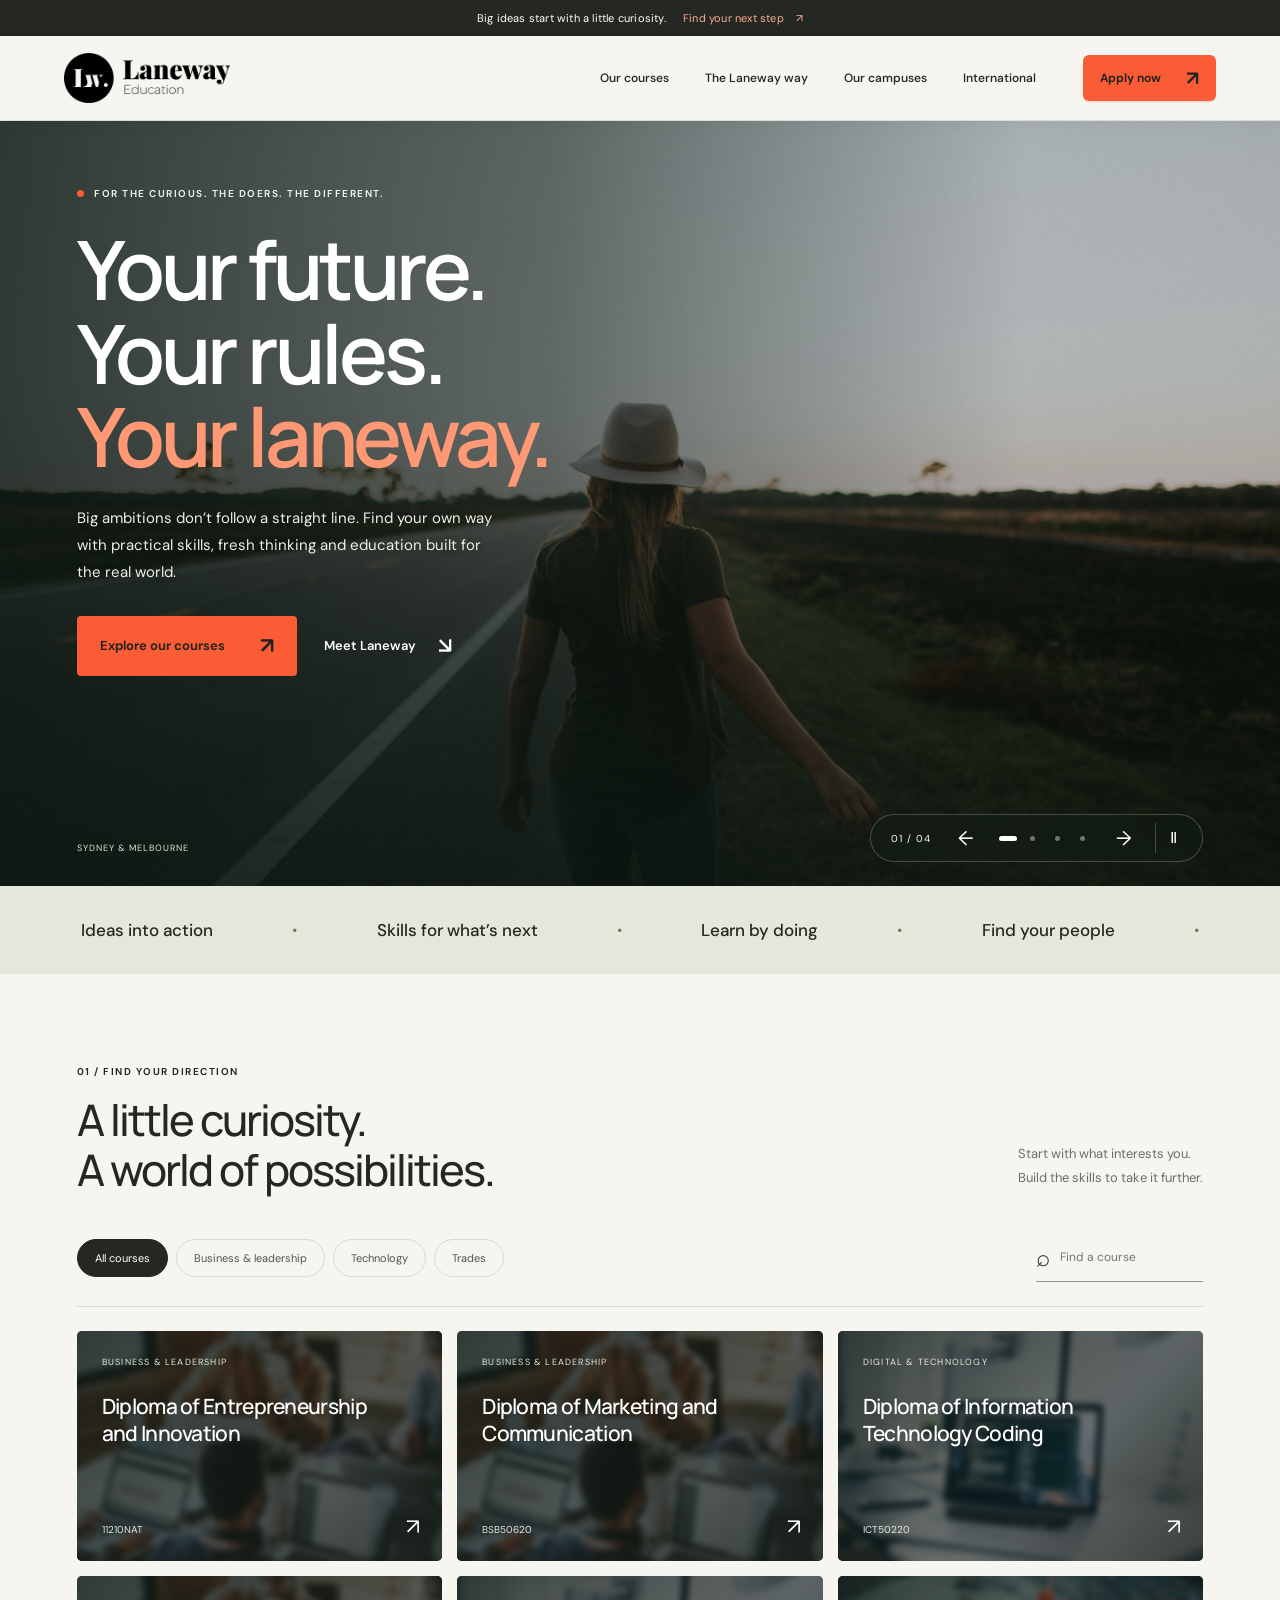
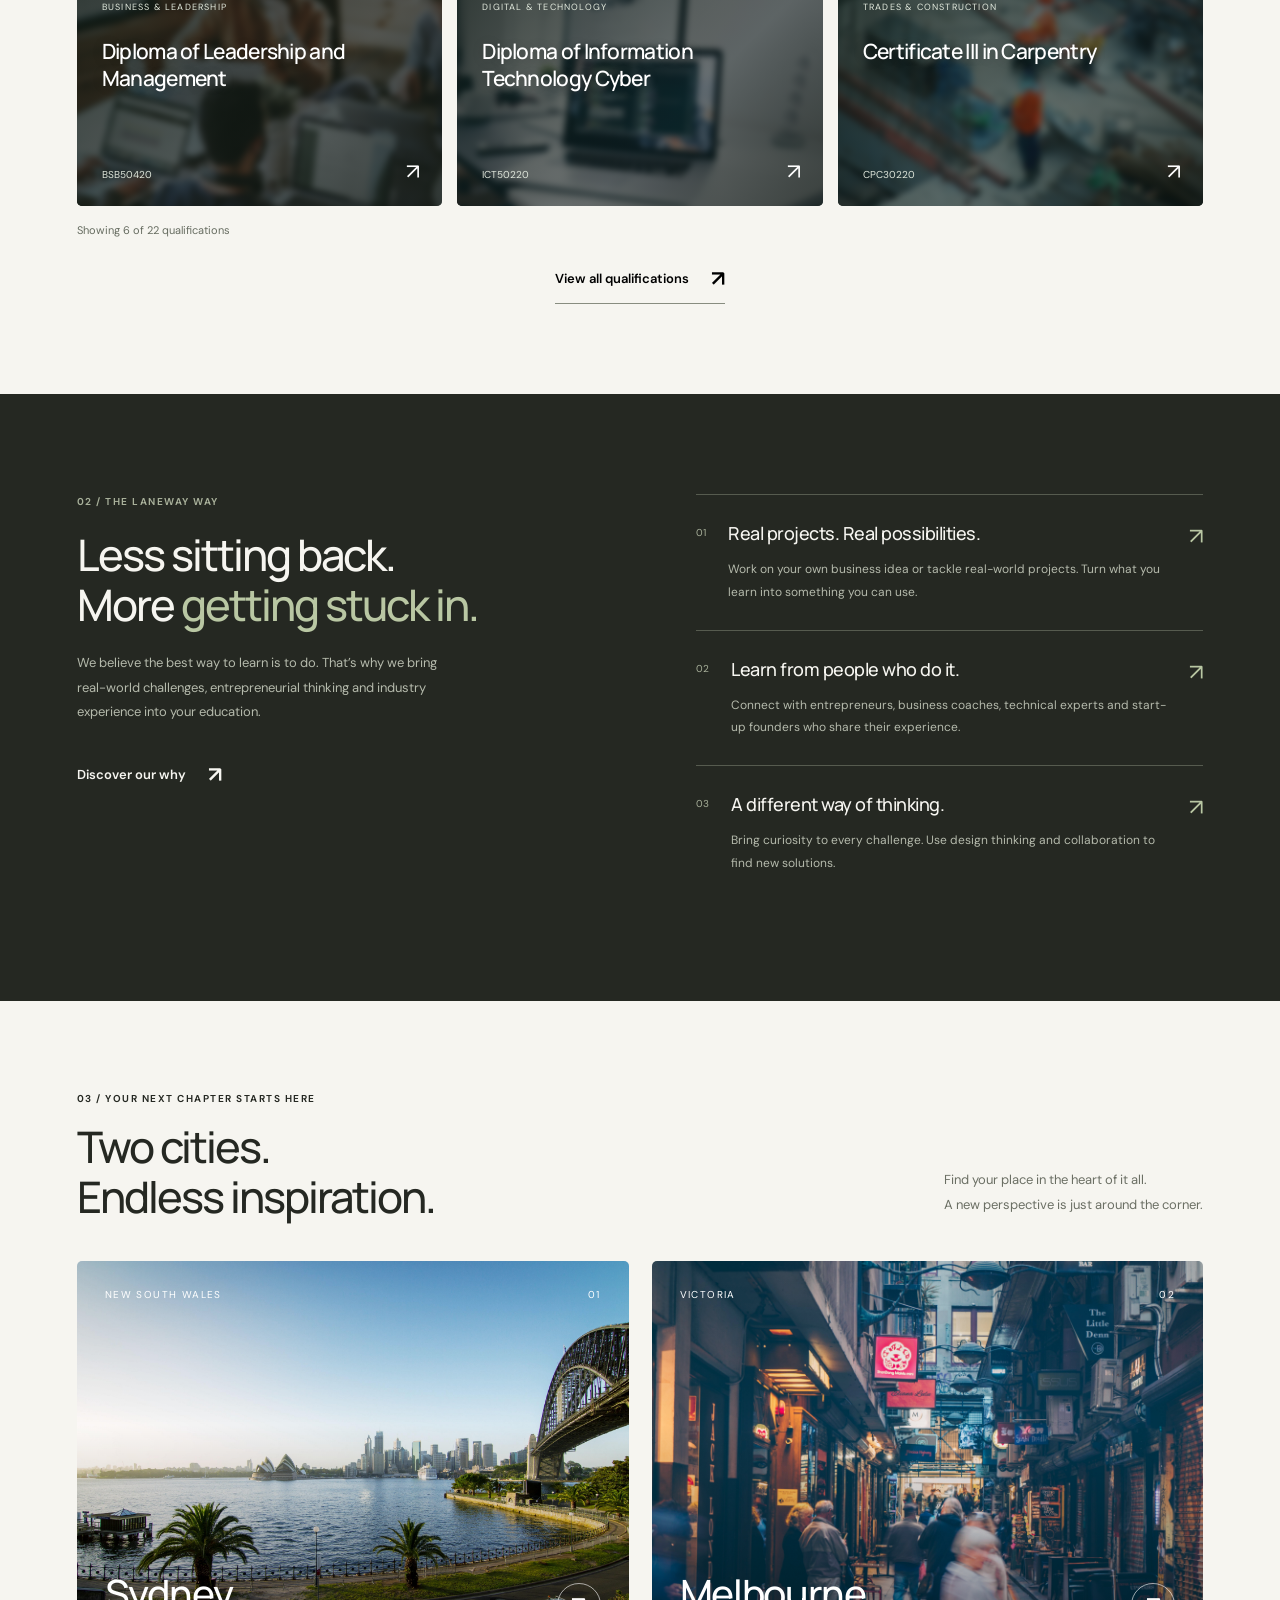
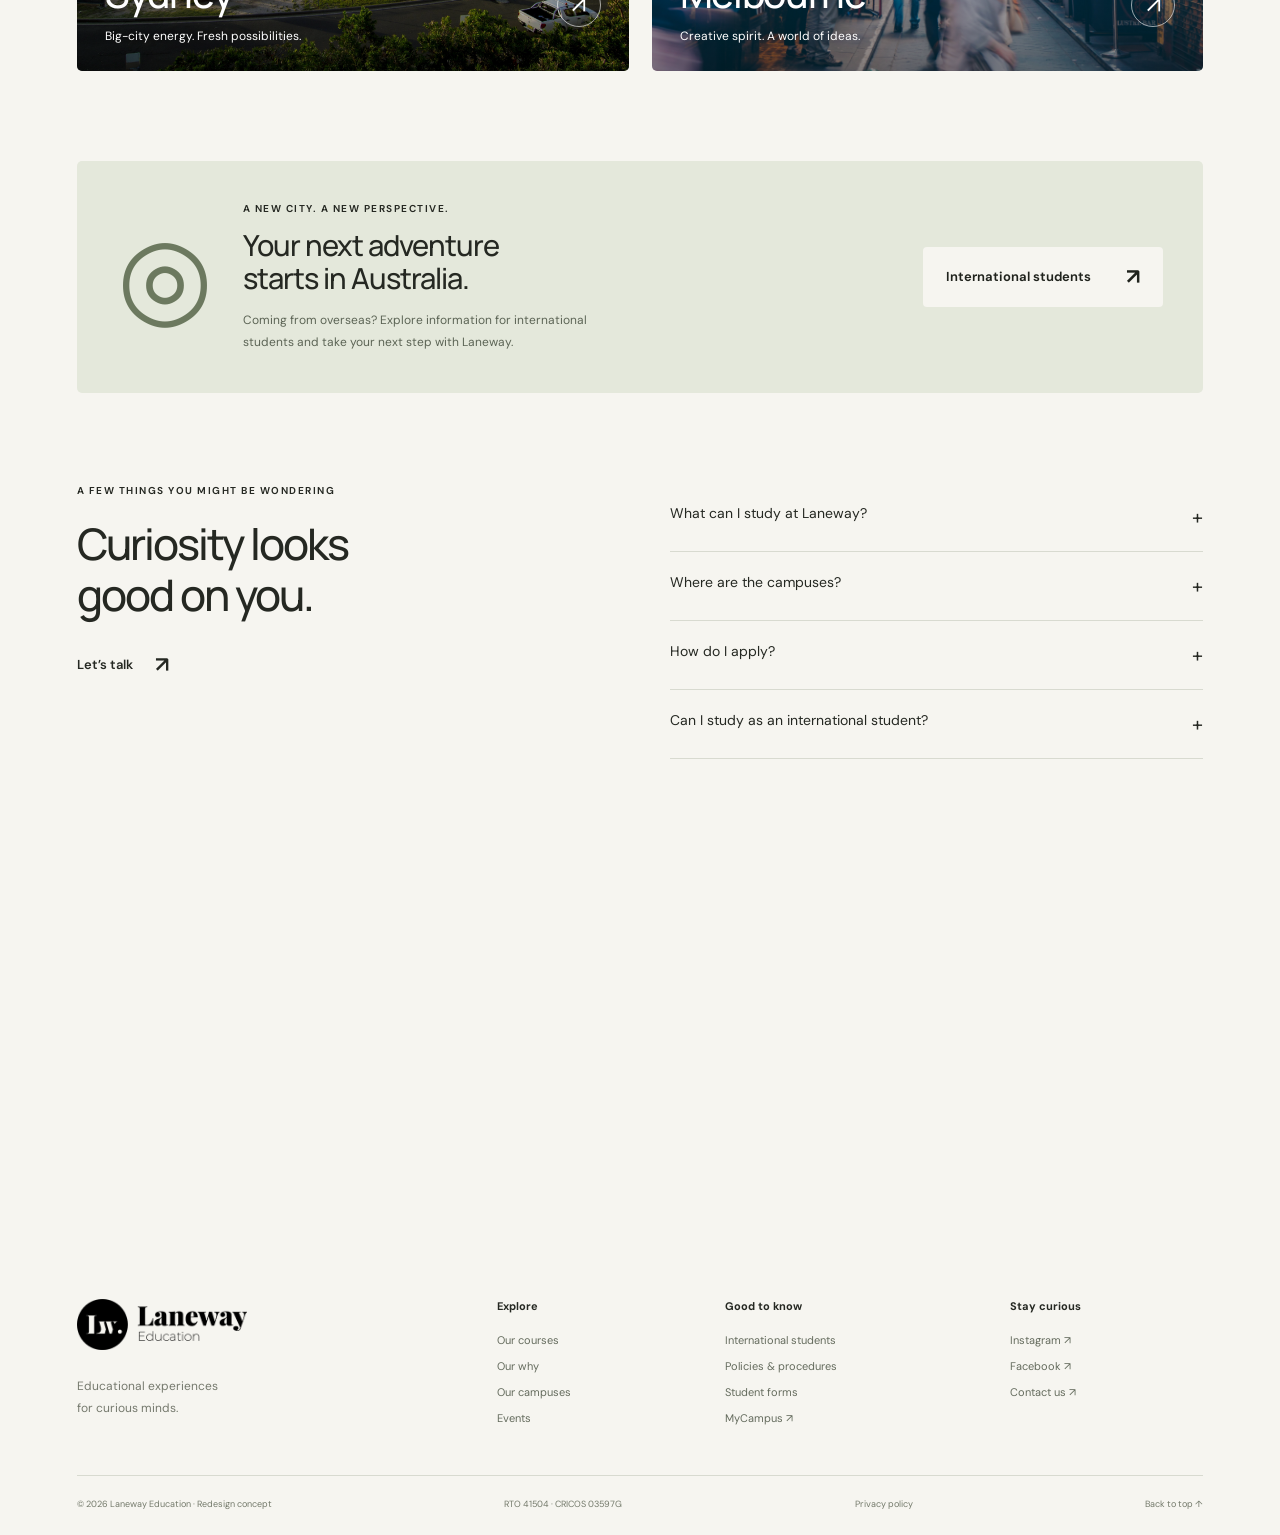
<file: index.html>
<!doctype html>
<html lang="en"><head><meta charset="utf-8"><meta name="viewport" content="width=device-width,initial-scale=1"><meta name="description" content="Explore a different way to learn at Laneway Education. Discover courses in business, marketing, leadership, technology and trades in Sydney and Melbourne."><title>Laneway — Make your own way.</title><link rel="stylesheet" href="styles.css?v=logo-2"><script defer src="app.js?v=carousel-5"></script></head>
<body><a class="skip" href="#main">Skip to content</a>
<div class="announcement">Big ideas start with a little curiosity. <a href="#courses">Find your next step <span>↗</span></a></div>
<header class="site-header"><div class="header-inner"><a href="index.html" class="brand brand-image" aria-label="Laneway Education home"><img class="brand-logo" src="assets/laneway-education-logo.png?v=logo-2" width="374" height="112" fetchpriority="high" decoding="async" alt="Laneway Education"></a><button class="menu-toggle" aria-label="Open navigation" aria-expanded="false" aria-controls="navigation"><span class="menu-label">Menu</span><span class="menu-icon" aria-hidden="true"></span></button><nav id="navigation"><a href="#courses">Our courses</a><a href="#approach">The Laneway way</a><a href="#campuses">Our campuses</a><a href="https://laneway.edu.au/international-students/">International</a><a class="mobile-apply" href="https://www.apply.laneway.edu.au/">Start your application <span>↗</span></a></nav><a class="button small header-apply" href="https://www.apply.laneway.edu.au/">Apply now <span>↗</span></a></div></header>
<main id="main"><section class="hero"><div class="hero-copy"><div class="eyebrow"><span class="live-dot"></span> FOR THE CURIOUS. THE DOERS. THE DIFFERENT.</div><h1>Your future.<br>Your rules.<br><span>Your laneway.</span></h1><p>Big ambitions don’t follow a straight line. Find your own way with practical skills, fresh thinking and education built for the real world.</p><div class="hero-actions"><a class="button" href="#courses">Explore our courses <span>↗</span></a><a class="text-link" href="#approach">Meet Laneway <span>↘</span></a></div><div class="hero-bottom"><span>SYDNEY & MELBOURNE</span><span>Scroll to discover ↓</span></div></div><div class="hero-visual image-frame" aria-hidden="true"><img class="hero-slide is-active" src="assets/hero.jpg" alt="" fetchpriority="high"><img class="hero-slide" src="assets/hero-collaboration.jpg" alt=""><img class="hero-slide" src="assets/hero-learning.jpg" alt=""><img class="hero-slide" src="assets/sydney.jpg" alt=""><div class="image-shade"></div></div>
<div class="carousel-controls" role="group" aria-label="Hero slideshow controls"><span class="slide-count" aria-hidden="true">01 / 04</span><button class="slide-arrow" id="slide-prev" aria-label="Previous image">←</button><div class="slide-dots" role="group" aria-label="Choose hero image"><button class="is-active" aria-label="Show image 1: Your own path" aria-pressed="true"></button><button aria-label="Show image 2: Collaboration" aria-pressed="false"></button><button aria-label="Show image 3: Learning together" aria-pressed="false"></button><button aria-label="Show image 4: Sydney" aria-pressed="false"></button></div><button class="slide-arrow" id="slide-next" aria-label="Next image">→</button><button id="slide-pause" aria-label="Pause slideshow">Ⅱ</button></div><span class="sr-only" id="slide-announcement" aria-live="polite"></span></section>
<div class="subject-strip" aria-label="Study areas"><span>Ideas into action</span><i>·</i><span>Skills for what’s next</span><i>·</i><span>Learn by doing</span><i>·</i><span>Find your people</span><i>·</i></div>
<section class="courses section" id="courses"><div class="section-heading reveal"><div><div class="eyebrow">01 / FIND YOUR DIRECTION</div><h2>A little curiosity.<br>A world of possibilities.</h2></div><p>Start with what interests you.<br>Build the skills to take it further.</p></div><div class="course-tools"><div class="filters" role="group" aria-label="Filter courses"><button class="active" data-filter="All" aria-pressed="true">All courses</button><button data-filter="Business" aria-pressed="false">Business & leadership</button><button data-filter="Technology" aria-pressed="false">Technology</button><button data-filter="Trade" aria-pressed="false">Trades</button></div><label class="search"><span aria-hidden="true">⌕</span><input id="course-search" type="search" placeholder="Find a course" aria-label="Search courses"></label></div><div id="course-grid" class="course-grid"></div><p id="course-status" class="course-status" aria-live="polite"></p><button class="text-link more-courses" id="show-all">View all qualifications <span>↗</span></button></section>
<section class="approach section" id="approach"><div class="approach-intro reveal"><div class="eyebrow">02 / THE LANEWAY WAY</div><h2>Less sitting back.<br>More <em>getting stuck in.</em></h2><p>We believe the best way to learn is to do. That’s why we bring real-world challenges, entrepreneurial thinking and industry experience into your education.</p><a class="text-link" href="https://laneway.edu.au/our-why/">Discover our why <span>↗</span></a></div><div class="principles"><article class="reveal"><span>01</span><div><h3>Real projects. Real possibilities.</h3><p>Work on your own business idea or tackle real-world projects. Turn what you learn into something you can use.</p></div><b>↗</b></article><article class="reveal"><span>02</span><div><h3>Learn from people who do it.</h3><p>Connect with entrepreneurs, business coaches, technical experts and start-up founders who share their experience.</p></div><b>↗</b></article><article class="reveal"><span>03</span><div><h3>A different way of thinking.</h3><p>Bring curiosity to every challenge. Use design thinking and collaboration to find new solutions.</p></div><b>↗</b></article></div></section>
<section class="campuses section" id="campuses"><div class="section-heading reveal"><div><div class="eyebrow">03 / YOUR NEXT CHAPTER STARTS HERE</div><h2>Two cities.<br>Endless inspiration.</h2></div><p>Find your place in the heart of it all.<br>A new perspective is just around the corner.</p></div><div class="campus-grid"><a class="campus image-frame reveal" href="sydney-campus.html"><img src="assets/sydney.jpg" alt="Sydney harbour and city skyline" loading="lazy"><div class="image-shade"></div><div class="campus-top">NEW SOUTH WALES <span>01</span></div><div class="campus-bottom"><div><h3>Sydney</h3><p>Big-city energy. Fresh possibilities.</p></div><span class="circle-arrow">↗</span></div></a><a class="campus image-frame reveal" href="melbourne-campus.html"><img src="assets/melbourne.jpg" alt="Melbourne city architecture" loading="lazy"><div class="image-shade"></div><div class="campus-top">VICTORIA <span>02</span></div><div class="campus-bottom"><div><h3>Melbourne</h3><p>Creative spirit. A world of ideas.</p></div><span class="circle-arrow">↗</span></div></a></div></section>
<section class="international section reveal"><span class="globe" aria-hidden="true">◎</span><div><div class="eyebrow">A NEW CITY. A NEW PERSPECTIVE.</div><h2>Your next adventure<br>starts in Australia.</h2><p>Coming from overseas? Explore information for international students and take your next step with Laneway.</p></div><a class="button light" href="https://laneway.edu.au/international-students/">International students <span>↗</span></a></section>
<section class="faq section"><div><div class="eyebrow">A FEW THINGS YOU MIGHT BE WONDERING</div><h2>Curiosity looks<br>good on you.</h2><a class="text-link" href="https://laneway.edu.au/contact/">Let’s talk <span>↗</span></a></div><div class="questions"><details><summary>What can I study at Laneway?<span>+</span></summary><p>Explore qualifications in business, entrepreneurship, marketing, leadership, project management, information technology, cyber security and trades. Use the course finder above to explore individual qualifications.</p></details><details><summary>Where are the campuses?<span>+</span></summary><p>Laneway has campuses in Sydney and Melbourne. Visit each campus page for location details and information before planning a visit.</p></details><details><summary>How do I apply?<span>+</span></summary><p>Choose a course and review its entry requirements on the official course page. When you’re ready, <a href="https://www.apply.laneway.edu.au/">start an application</a> through Laneway’s application portal.</p></details><details><summary>Can I study as an international student?<span>+</span></summary><p>Laneway provides information for international applicants. <a href="https://laneway.edu.au/international-students/">Explore international student information</a> and confirm the requirements for your chosen course with the admissions team.</p></details></div></section>
<section class="final-cta section reveal"><div class="eyebrow">YOUR NEXT MOVE IS YOURS.</div><h2>Don’t just imagine it.<br>Make your <span>own way.</span></h2><a class="button" href="https://www.apply.laneway.edu.au/">Start your application <span>↗</span></a><a class="text-link" href="https://laneway.edu.au/contact/">Talk to our team <span>↗</span></a></section></main>
<footer class="section"><div class="footer-top"><div><a class="brand brand-image" href="index.html" aria-label="Laneway Education home"><img class="brand-logo" src="assets/laneway-education-logo.png?v=logo-2" width="374" height="112" alt="Laneway Education"></a><p>Educational experiences<br>for curious minds.</p></div><div><h3>Explore</h3><a href="#courses">Our courses</a><a href="#approach">Our why</a><a href="#campuses">Our campuses</a><a href="https://laneway.edu.au/events/">Events</a></div><div><h3>Good to know</h3><a href="https://laneway.edu.au/international-students/">International students</a><a href="https://laneway.edu.au/policies/">Policies & procedures</a><a href="https://laneway.edu.au/forms/">Student forms</a><a href="https://mycampus.laneway.edu.au/login/index.php">MyCampus ↗</a></div><div><h3>Stay curious</h3><a href="https://www.instagram.com/lanewayeducation/">Instagram ↗</a><a href="https://www.facebook.com/lanewayeducation/">Facebook ↗</a><a href="https://laneway.edu.au/contact/">Contact us ↗</a></div></div><div class="footer-bottom"><span>© <span id="year"></span> Laneway Education · Redesign concept</span><span>RTO 41504 · CRICOS 03597G</span><a href="https://laneway.edu.au/privacy-policy/">Privacy policy</a><a href="#main">Back to top ↑</a></div></footer>
<dialog id="course-dialog"><button class="dialog-close" aria-label="Close course details">×</button><div class="eyebrow" id="dialog-category"></div><h2 id="dialog-title"></h2><p>Explore the full qualification, entry requirements, fees and available intakes on Laneway’s official course page.</p><a class="button" id="dialog-link">View course details <span>↗</span></a></dialog>
</body></html>
</file>
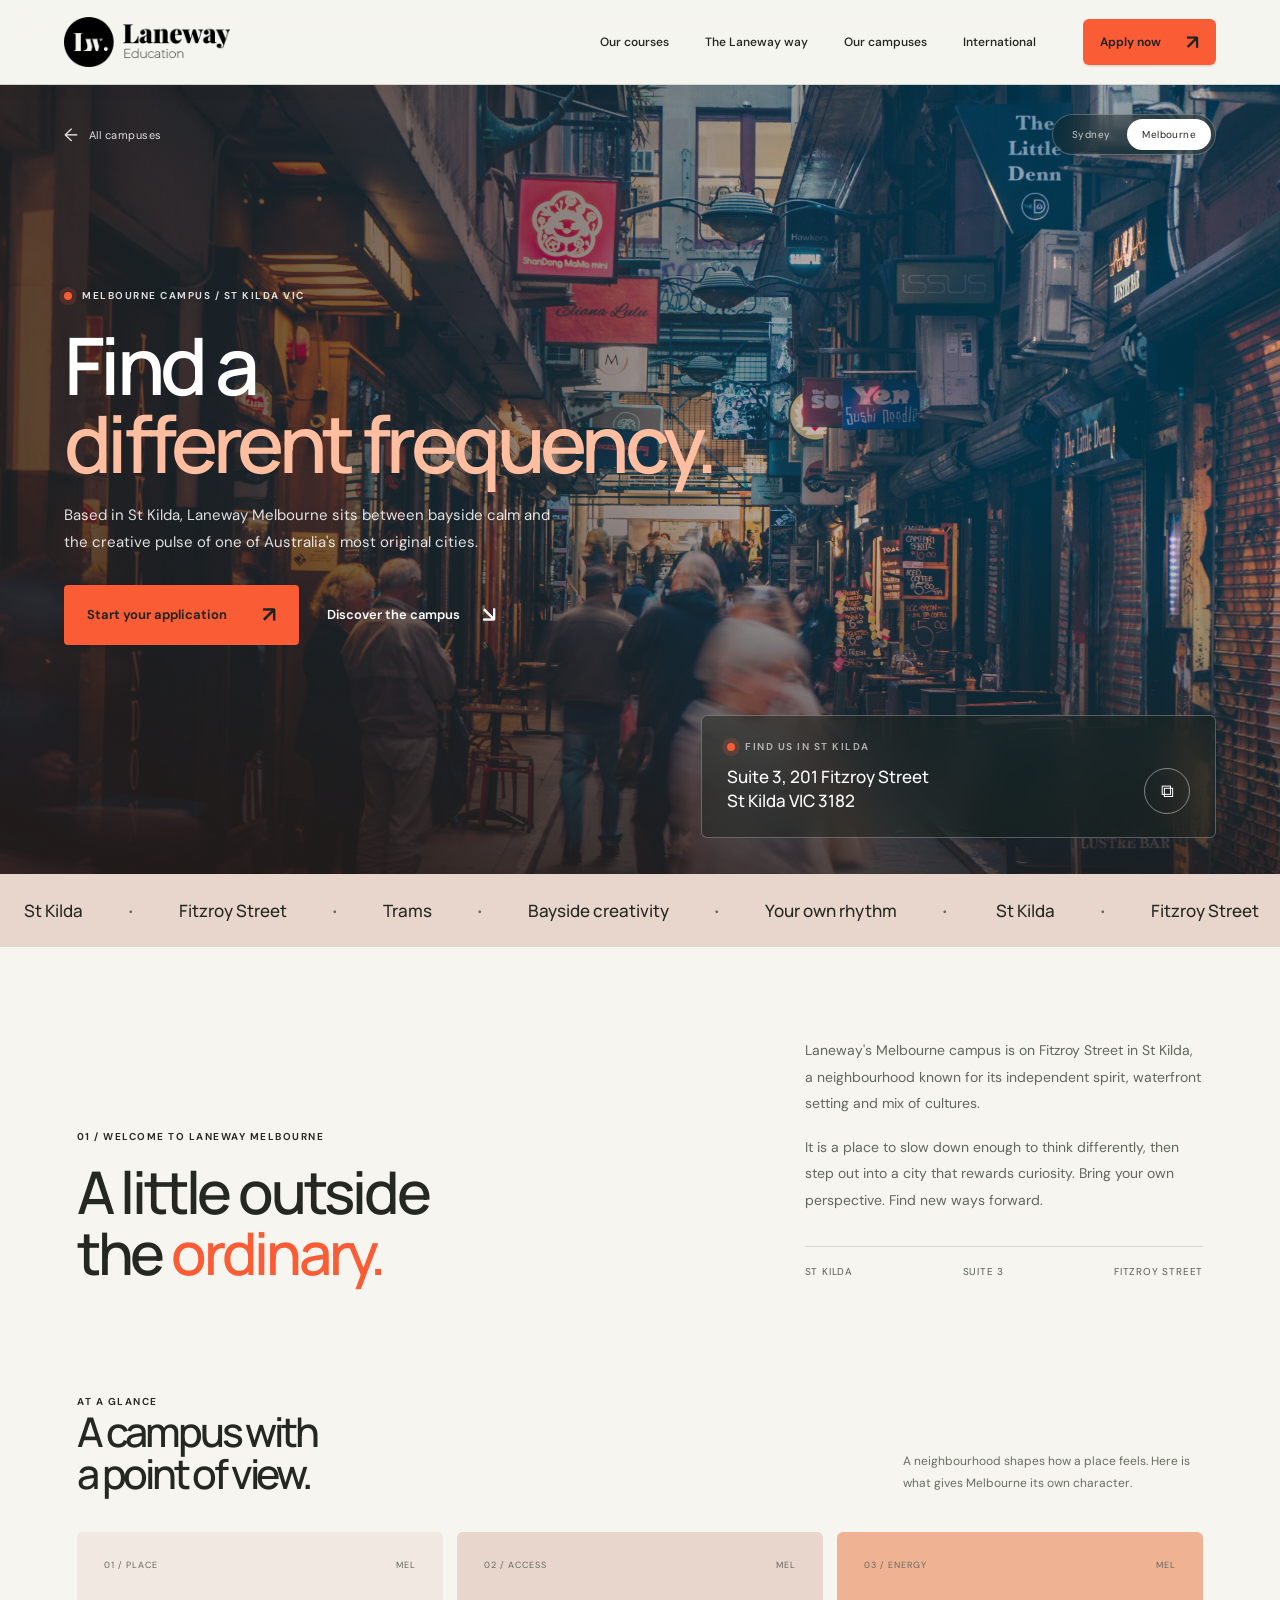
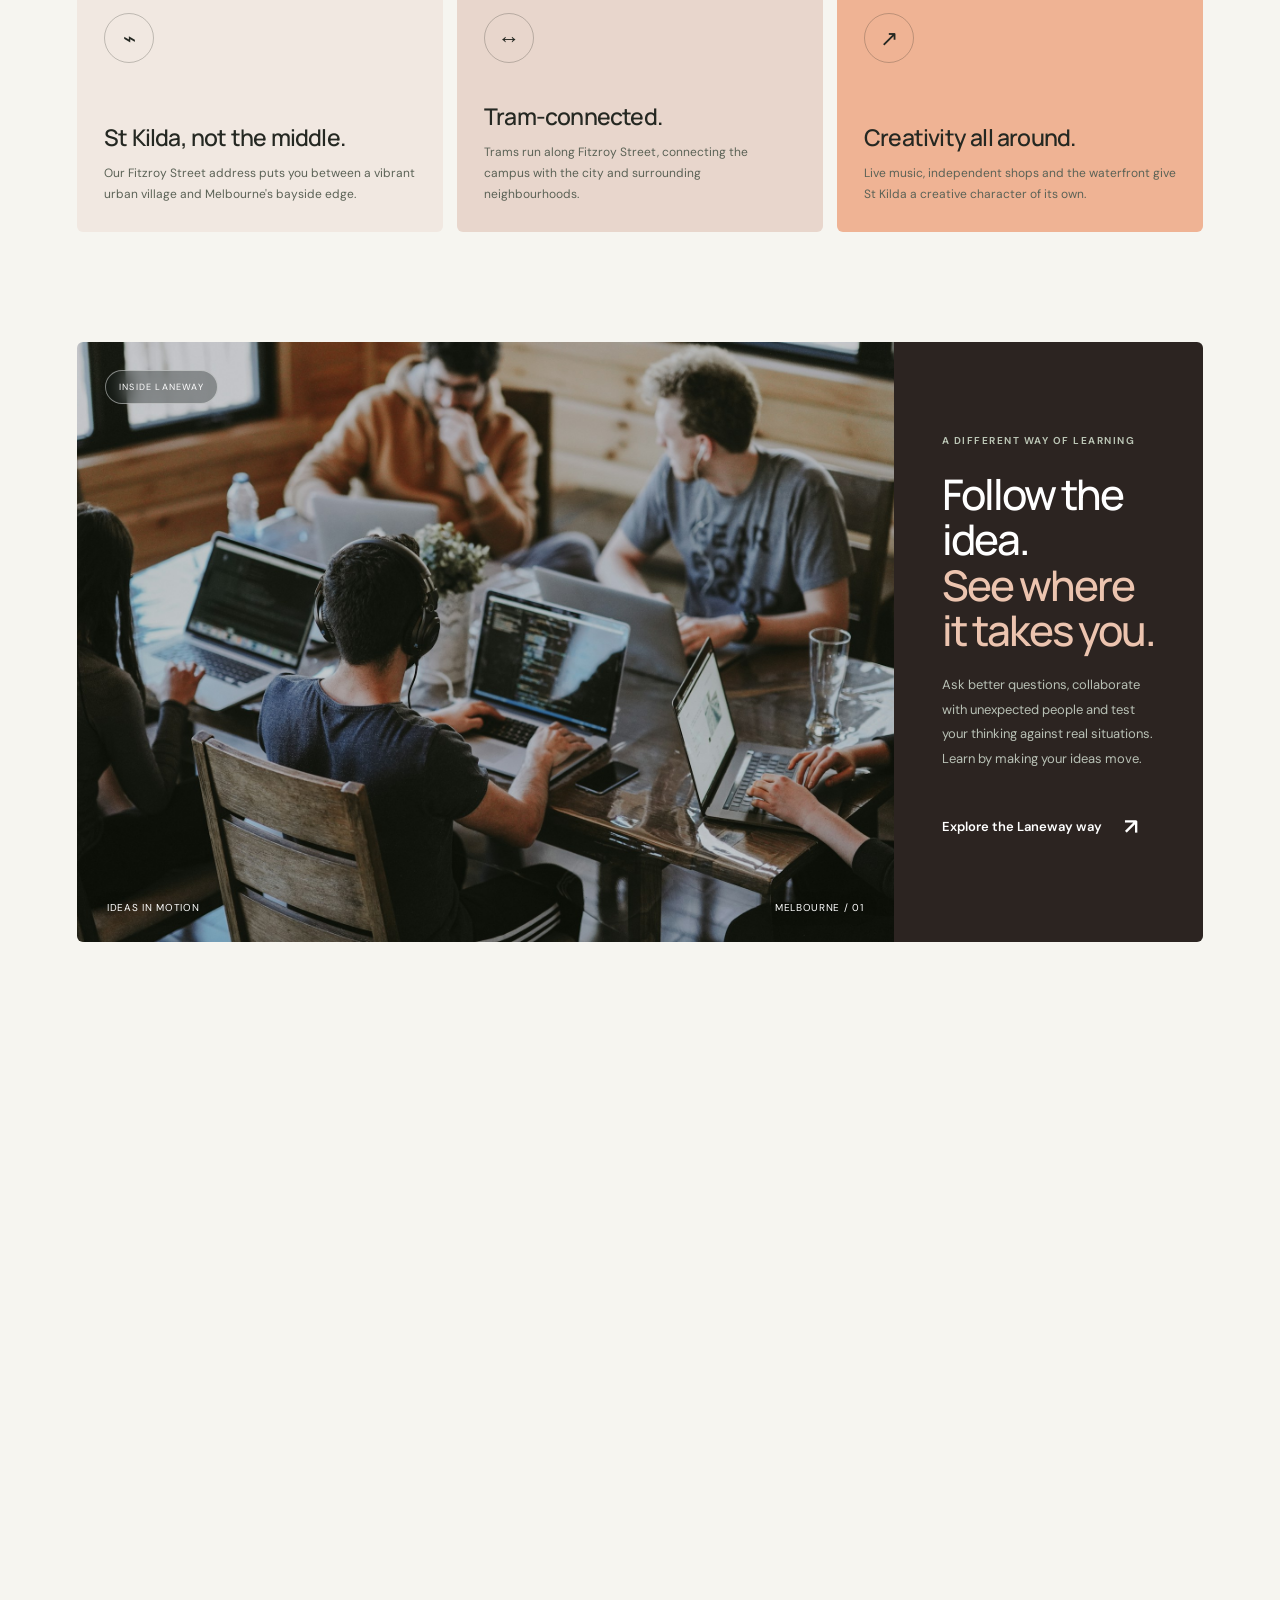
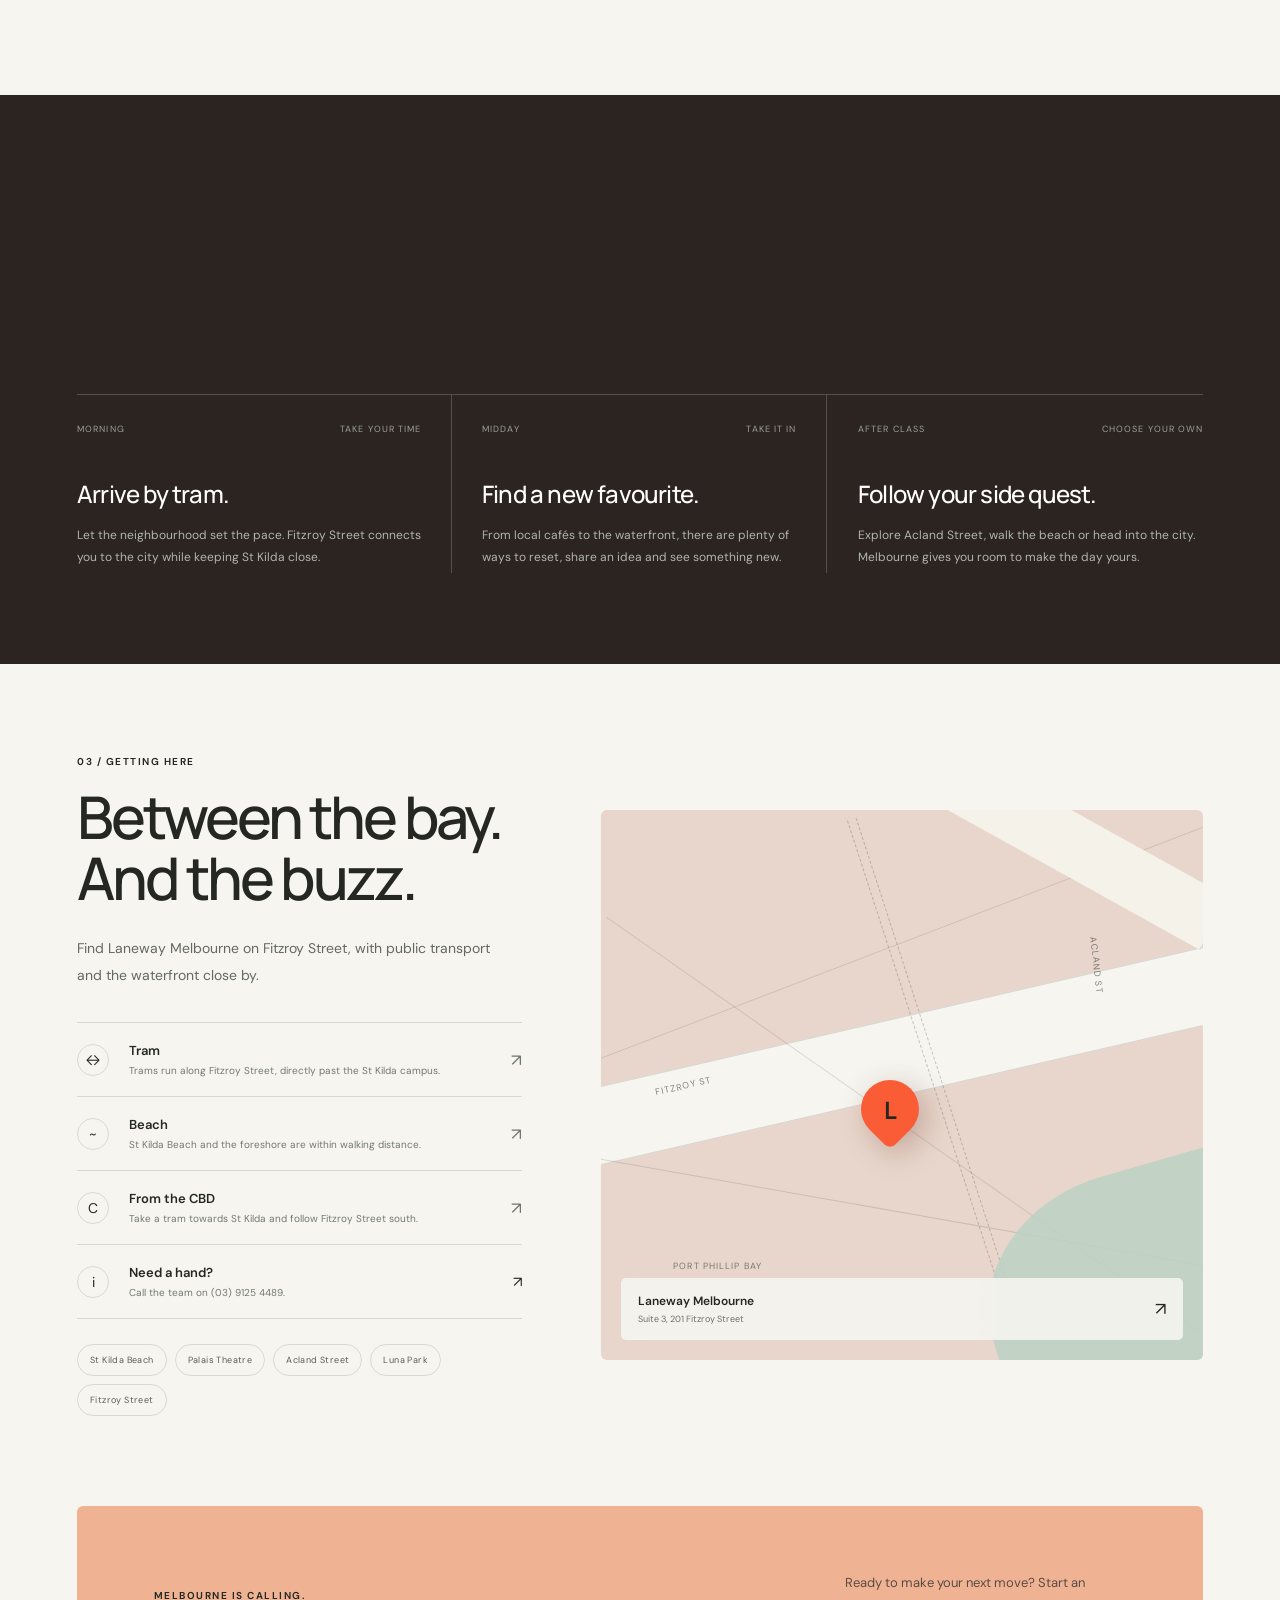
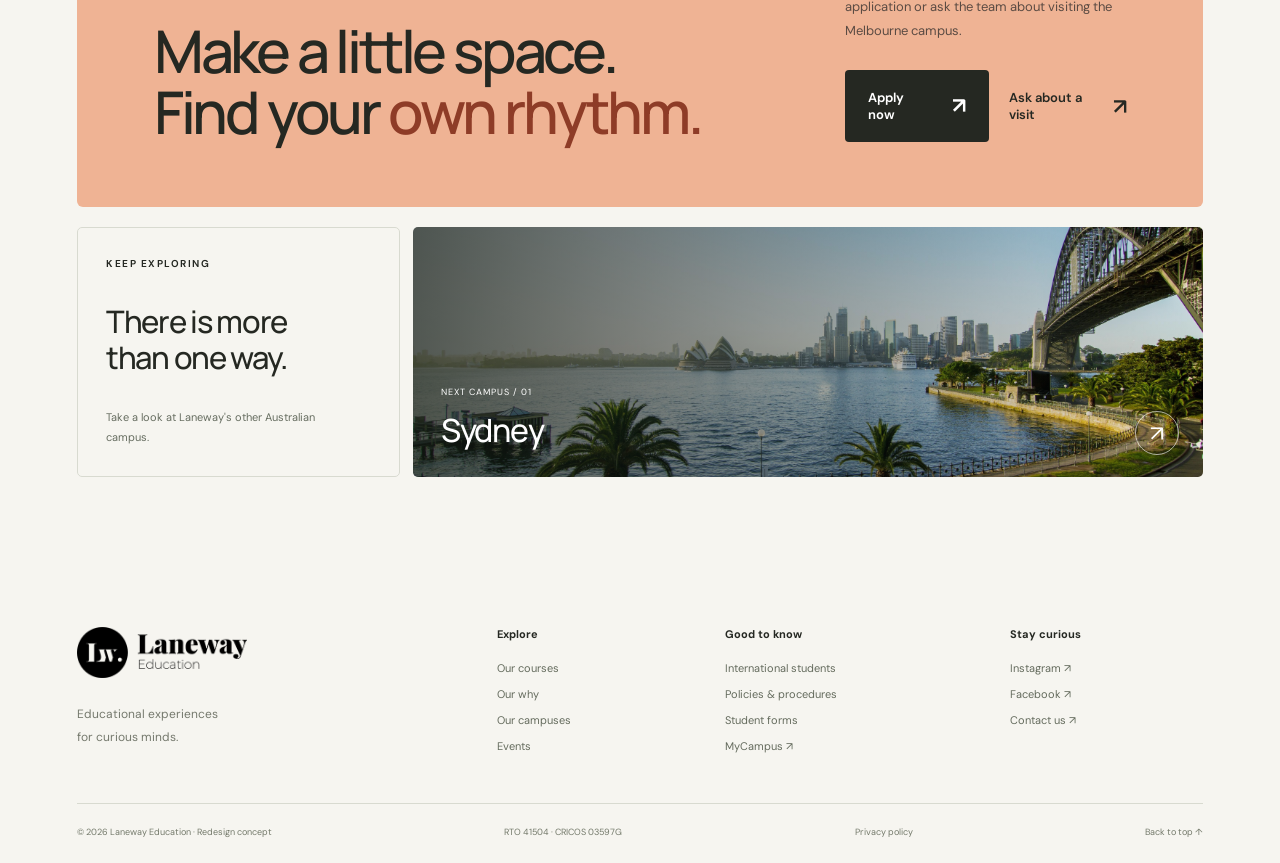
<file: melbourne-campus.html>
<!doctype html>
<html lang="en">
<head>
  <meta charset="utf-8">
  <meta name="viewport" content="width=device-width, initial-scale=1">
  <meta name="description" content="Discover Laneway Education's Melbourne campus on Fitzroy Street in St Kilda. Explore the neighbourhood, transport, campus life and how to visit.">
  <meta name="theme-color" content="#f6f5f0">
  <title>Melbourne Campus — Laneway Education</title>
  <link rel="stylesheet" href="styles.css?v=logo-2">
  <link rel="stylesheet" href="campus.css?v=campus-1">
  <script defer src="campus.js?v=campus-1"></script>
</head>
<body class="campus-page" data-campus="melbourne">
  <a class="skip" href="#main">Skip to content</a>

  <header class="site-header">
    <div class="header-inner">
      <a href="index.html" class="brand brand-image" aria-label="Laneway Education home">
        <img class="brand-logo" src="assets/laneway-education-logo.png?v=logo-2" width="374" height="112" fetchpriority="high" decoding="async" alt="Laneway Education">
      </a>
      <button class="menu-toggle" aria-label="Open navigation" aria-expanded="false" aria-controls="navigation">
        <span class="menu-label">Menu</span><span class="menu-icon" aria-hidden="true"></span>
      </button>
      <nav id="navigation">
        <a href="index.html#courses">Our courses</a>
        <a href="index.html#approach">The Laneway way</a>
        <a href="index.html#campuses">Our campuses</a>
        <a href="https://laneway.edu.au/international-students/">International</a>
        <a class="mobile-apply" href="https://www.apply.laneway.edu.au/">Start your application <span>↗</span></a>
      </nav>
      <a class="button small header-apply" href="https://www.apply.laneway.edu.au/">Apply now <span>↗</span></a>
    </div>
  </header>

  <main id="main">
    <section class="campus-hero" aria-labelledby="campus-title">
      <div class="campus-hero-image">
        <img src="assets/melbourne.jpg" alt="People exploring a lively Melbourne laneway" fetchpriority="high">
      </div>
      <div class="campus-hero-inner">
        <div class="campus-hero-nav">
          <a class="campus-back" href="index.html#campuses"><span>←</span> All campuses</a>
          <div class="campus-switcher" aria-label="Choose a campus">
            <a href="sydney-campus.html">Sydney</a>
            <a href="melbourne-campus.html" aria-current="page">Melbourne</a>
          </div>
        </div>

        <div class="campus-hero-main">
          <div class="eyebrow">MELBOURNE CAMPUS / ST KILDA VIC</div>
          <h1 id="campus-title">Find a<br><span>different frequency.</span></h1>
          <p>Based in St Kilda, Laneway Melbourne sits between bayside calm and the creative pulse of one of Australia's most original cities.</p>
          <div class="campus-hero-actions">
            <a class="button" href="https://www.apply.laneway.edu.au/">Start your application <span>↗</span></a>
            <a class="text-link" href="#campus-details">Discover the campus <span>↘</span></a>
          </div>
        </div>

        <div class="campus-address">
          <div>
            <div class="eyebrow">FIND US IN ST KILDA</div>
            <strong>Suite 3, 201 Fitzroy Street<br>St Kilda VIC 3182</strong>
          </div>
          <button class="copy-address" type="button" data-address="Suite 3, 201 Fitzroy Street, St Kilda VIC 3182" data-tooltip="Copy address" aria-label="Copy Melbourne campus address">⧉</button>
        </div>
      </div>
    </section>

    <div class="campus-marquee" aria-label="Melbourne campus highlights">
      <div class="campus-marquee-track">
        <span>St Kilda <i>·</i> Fitzroy Street <i>·</i> Trams <i>·</i> Bayside creativity <i>·</i> Your own rhythm <i>·</i></span>
        <span aria-hidden="true">St Kilda <i>·</i> Fitzroy Street <i>·</i> Trams <i>·</i> Bayside creativity <i>·</i> Your own rhythm <i>·</i></span>
      </div>
    </div>

    <section class="section campus-intro campus-reveal" id="campus-details">
      <div>
        <div class="eyebrow">01 / WELCOME TO LANEWAY MELBOURNE</div>
        <h2>A little outside<br>the <span>ordinary.</span></h2>
      </div>
      <div class="campus-intro-copy">
        <p>Laneway's Melbourne campus is on Fitzroy Street in St Kilda, a neighbourhood known for its independent spirit, waterfront setting and mix of cultures.</p>
        <p>It is a place to slow down enough to think differently, then step out into a city that rewards curiosity. Bring your own perspective. Find new ways forward.</p>
        <div class="campus-intro-meta">
          <span>ST KILDA</span>
          <span>SUITE 3</span>
          <span>FITZROY STREET</span>
        </div>
      </div>
    </section>

    <section class="section campus-facts">
      <div class="campus-facts-heading campus-reveal">
        <div>
          <div class="eyebrow">AT A GLANCE</div>
          <h2>A campus with<br>a point of view.</h2>
        </div>
        <p>A neighbourhood shapes how a place feels. Here is what gives Melbourne its own character.</p>
      </div>
      <div class="fact-grid">
        <article class="fact-card campus-reveal">
          <div class="fact-card-top"><span>01 / PLACE</span><span>MEL</span></div>
          <div class="fact-icon" aria-hidden="true">⌁</div>
          <h3>St Kilda, not the middle.</h3>
          <p>Our Fitzroy Street address puts you between a vibrant urban village and Melbourne's bayside edge.</p>
        </article>
        <article class="fact-card campus-reveal delay-1">
          <div class="fact-card-top"><span>02 / ACCESS</span><span>MEL</span></div>
          <div class="fact-icon" aria-hidden="true">↔</div>
          <h3>Tram-connected.</h3>
          <p>Trams run along Fitzroy Street, connecting the campus with the city and surrounding neighbourhoods.</p>
        </article>
        <article class="fact-card campus-reveal delay-2">
          <div class="fact-card-top"><span>03 / ENERGY</span><span>MEL</span></div>
          <div class="fact-icon" aria-hidden="true">↗</div>
          <h3>Creativity all around.</h3>
          <p>Live music, independent shops and the waterfront give St Kilda a creative character of its own.</p>
        </article>
      </div>
    </section>

    <section class="section campus-feature">
      <div class="campus-feature-grid campus-reveal">
        <div class="campus-feature-image">
          <img src="assets/hero-collaboration.jpg" alt="Students collaborating on an idea" loading="lazy">
          <div class="campus-feature-label">INSIDE LANEWAY</div>
          <div class="campus-feature-caption"><span>IDEAS IN MOTION</span><span>MELBOURNE / 01</span></div>
        </div>
        <div class="campus-feature-copy">
          <div class="eyebrow">A DIFFERENT WAY OF LEARNING</div>
          <h2>Follow the idea.<br><em>See where it takes you.</em></h2>
          <p>Ask better questions, collaborate with unexpected people and test your thinking against real situations. Learn by making your ideas move.</p>
          <a class="text-link" href="index.html#approach">Explore the Laneway way <span>↗</span></a>
        </div>
      </div>
    </section>

    <section class="section campus-gallery">
      <div class="gallery-heading campus-reveal">
        <h2>Look around.<br>Think differently.</h2>
        <p>Melbourne's character comes through in the people you meet, the ideas you share and the streets you wander.</p>
      </div>
      <div class="gallery-grid">
        <figure class="gallery-item campus-reveal">
          <img src="assets/melbourne.jpg" alt="A busy Melbourne laneway full of signs and city life" loading="lazy">
          <span>MELBOURNE / FITZROY STREET</span>
        </figure>
        <figure class="gallery-item campus-reveal delay-1">
          <img src="assets/hero-collaboration.jpg" alt="Students working together" loading="lazy">
          <span>MADE TOGETHER</span>
        </figure>
        <figure class="gallery-item campus-reveal delay-2">
          <img src="assets/hero.jpg" alt="A Laneway student looking toward the future" loading="lazy">
          <span>YOUR OWN RHYTHM</span>
        </figure>
      </div>
    </section>

    <section class="section campus-rhythm">
      <div class="rhythm-top campus-reveal">
        <div>
          <div class="eyebrow">02 / YOUR MELBOURNE RHYTHM</div>
          <h2>There is a pace<br><span>that feels like yours.</span></h2>
        </div>
        <p>Start with the campus. Follow your curiosity through St Kilda and out into Melbourne.</p>
      </div>
      <div class="rhythm-grid">
        <article class="rhythm-card campus-reveal">
          <div class="rhythm-time"><span>MORNING</span><span>TAKE YOUR TIME</span></div>
          <h3>Arrive by tram.</h3>
          <p>Let the neighbourhood set the pace. Fitzroy Street connects you to the city while keeping St Kilda close.</p>
        </article>
        <article class="rhythm-card campus-reveal delay-1">
          <div class="rhythm-time"><span>MIDDAY</span><span>TAKE IT IN</span></div>
          <h3>Find a new favourite.</h3>
          <p>From local cafés to the waterfront, there are plenty of ways to reset, share an idea and see something new.</p>
        </article>
        <article class="rhythm-card campus-reveal delay-2">
          <div class="rhythm-time"><span>AFTER CLASS</span><span>CHOOSE YOUR OWN</span></div>
          <h3>Follow your side quest.</h3>
          <p>Explore Acland Street, walk the beach or head into the city. Melbourne gives you room to make the day yours.</p>
        </article>
      </div>
    </section>

    <section class="section campus-getting" id="getting-here">
      <div class="campus-getting-grid">
        <div class="campus-getting-copy campus-reveal">
          <div class="eyebrow">03 / GETTING HERE</div>
          <h2>Between the bay.<br>And the buzz.</h2>
          <p>Find Laneway Melbourne on Fitzroy Street, with public transport and the waterfront close by.</p>
          <div class="getting-list">
            <div class="getting-row">
              <span class="getting-icon" aria-hidden="true">↔</span>
              <div><strong>Tram</strong><small>Trams run along Fitzroy Street, directly past the St Kilda campus.</small></div>
              <span aria-hidden="true">↗</span>
            </div>
            <div class="getting-row">
              <span class="getting-icon" aria-hidden="true">~</span>
              <div><strong>Beach</strong><small>St Kilda Beach and the foreshore are within walking distance.</small></div>
              <span aria-hidden="true">↗</span>
            </div>
            <div class="getting-row">
              <span class="getting-icon" aria-hidden="true">C</span>
              <div><strong>From the CBD</strong><small>Take a tram towards St Kilda and follow Fitzroy Street south.</small></div>
              <span aria-hidden="true">↗</span>
            </div>
            <div class="getting-row">
              <span class="getting-icon" aria-hidden="true">i</span>
              <div><strong>Need a hand?</strong><small>Call the team on (03) 9125 4489.</small></div>
              <a href="tel:+61391254489" aria-label="Call Laneway Education">↗</a>
            </div>
          </div>
          <div class="nearby" aria-label="Nearby places">
            <span>St Kilda Beach</span><span>Palais Theatre</span><span>Acland Street</span><span>Luna Park</span><span>Fitzroy Street</span>
          </div>
        </div>

        <div class="map-card campus-reveal delay-1" aria-label="Stylised map of the Melbourne campus location">
          <div class="map-streets" aria-hidden="true"><i></i><i></i><i></i><i></i></div>
          <div class="map-water" aria-hidden="true"></div>
          <span class="map-label fitzroy">Fitzroy St</span>
          <span class="map-label acland">Acland St</span>
          <span class="map-label bay">Port Phillip Bay</span>
          <div class="map-pin" aria-hidden="true"><span>L</span></div>
          <div class="map-card-footer">
            <div><strong>Laneway Melbourne</strong><small>Suite 3, 201 Fitzroy Street</small></div>
            <a href="https://maps.google.com/?q=201+Fitzroy+Street+St+Kilda+VIC+3182" target="_blank" rel="noopener" aria-label="Open Melbourne campus in Google Maps">↗</a>
          </div>
        </div>
      </div>
    </section>

    <section class="campus-cta campus-reveal">
      <div>
        <div class="eyebrow">MELBOURNE IS CALLING.</div>
        <h2>Make a little space.<br>Find your <span>own rhythm.</span></h2>
      </div>
      <div class="campus-cta-copy">
        <p>Ready to make your next move? Start an application or ask the team about visiting the Melbourne campus.</p>
        <div class="campus-cta-actions">
          <a class="button" href="https://www.apply.laneway.edu.au/">Apply now <span>↗</span></a>
          <a class="text-link" href="mailto:admissions@laneway.edu.au?subject=Melbourne%20campus%20visit">Ask about a visit <span>↗</span></a>
        </div>
      </div>
    </section>

    <section class="section campus-pager">
      <div class="pager-intro campus-reveal">
        <div class="eyebrow">KEEP EXPLORING</div>
        <h2>There is more<br>than one way.</h2>
        <p>Take a look at Laneway's other Australian campus.</p>
      </div>
      <a class="pager-card campus-reveal delay-1" href="sydney-campus.html">
        <img src="assets/sydney.jpg" alt="Sydney Harbour and city skyline" loading="lazy">
        <div class="pager-card-copy"><span>NEXT CAMPUS / 01</span><h3>Sydney</h3></div>
        <span class="pager-card-arrow" aria-hidden="true">↗</span>
      </a>
    </section>
  </main>

  <footer class="section">
    <div class="footer-top">
      <div>
        <a class="brand brand-image" href="index.html" aria-label="Laneway Education home"><img class="brand-logo" src="assets/laneway-education-logo.png?v=logo-2" width="374" height="112" alt="Laneway Education"></a>
        <p>Educational experiences<br>for curious minds.</p>
      </div>
      <div>
        <h3>Explore</h3>
        <a href="index.html#courses">Our courses</a>
        <a href="index.html#approach">Our why</a>
        <a href="index.html#campuses">Our campuses</a>
        <a href="https://laneway.edu.au/events/">Events</a>
      </div>
      <div>
        <h3>Good to know</h3>
        <a href="https://laneway.edu.au/international-students/">International students</a>
        <a href="https://laneway.edu.au/policies/">Policies &amp; procedures</a>
        <a href="https://laneway.edu.au/forms/">Student forms</a>
        <a href="https://mycampus.laneway.edu.au/login/index.php">MyCampus ↗</a>
      </div>
      <div>
        <h3>Stay curious</h3>
        <a href="https://www.instagram.com/lanewayeducation/">Instagram ↗</a>
        <a href="https://www.facebook.com/lanewayeducation/">Facebook ↗</a>
        <a href="https://laneway.edu.au/contact/">Contact us ↗</a>
      </div>
    </div>
    <div class="footer-bottom">
      <span>© <span id="year"></span> Laneway Education · Redesign concept</span>
      <span>RTO 41504 · CRICOS 03597G</span>
      <a href="https://laneway.edu.au/privacy-policy/">Privacy policy</a>
      <a href="#main">Back to top ↑</a>
    </div>
  </footer>
</body>
</html>
</file>
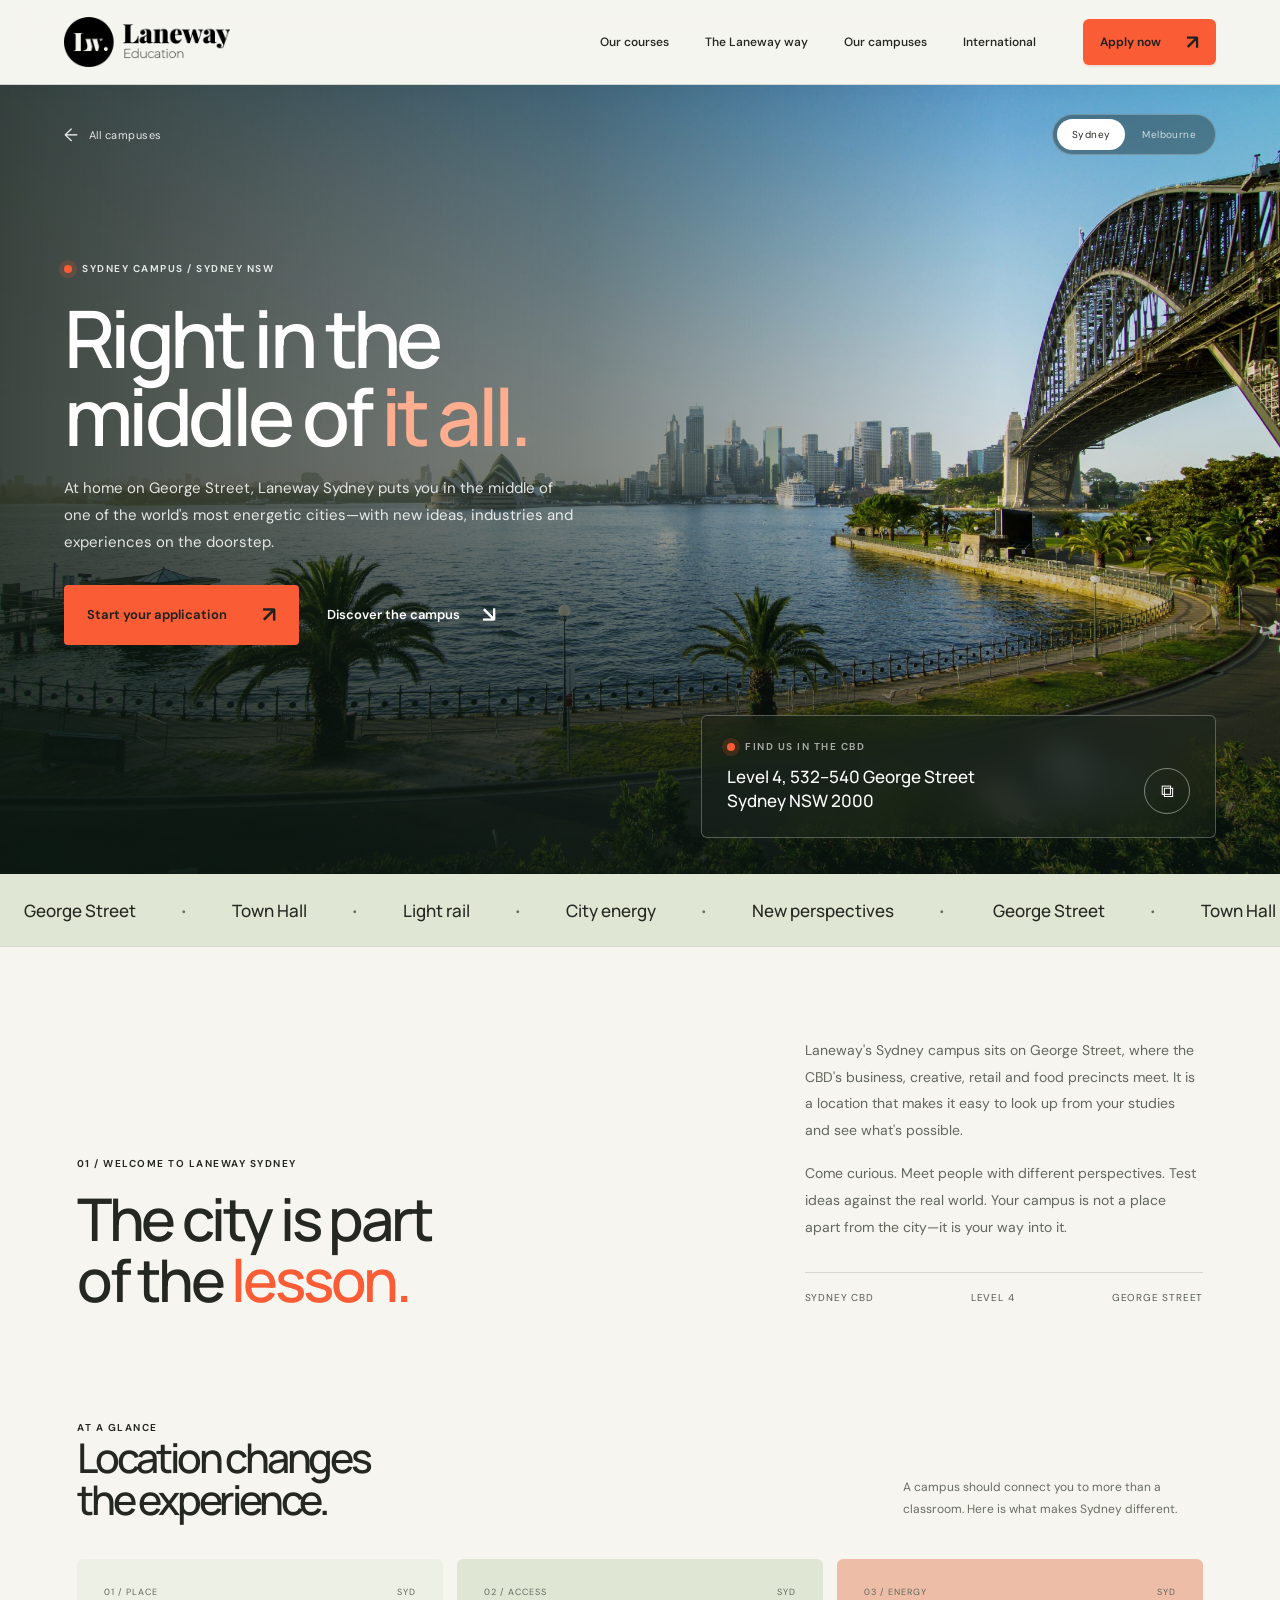
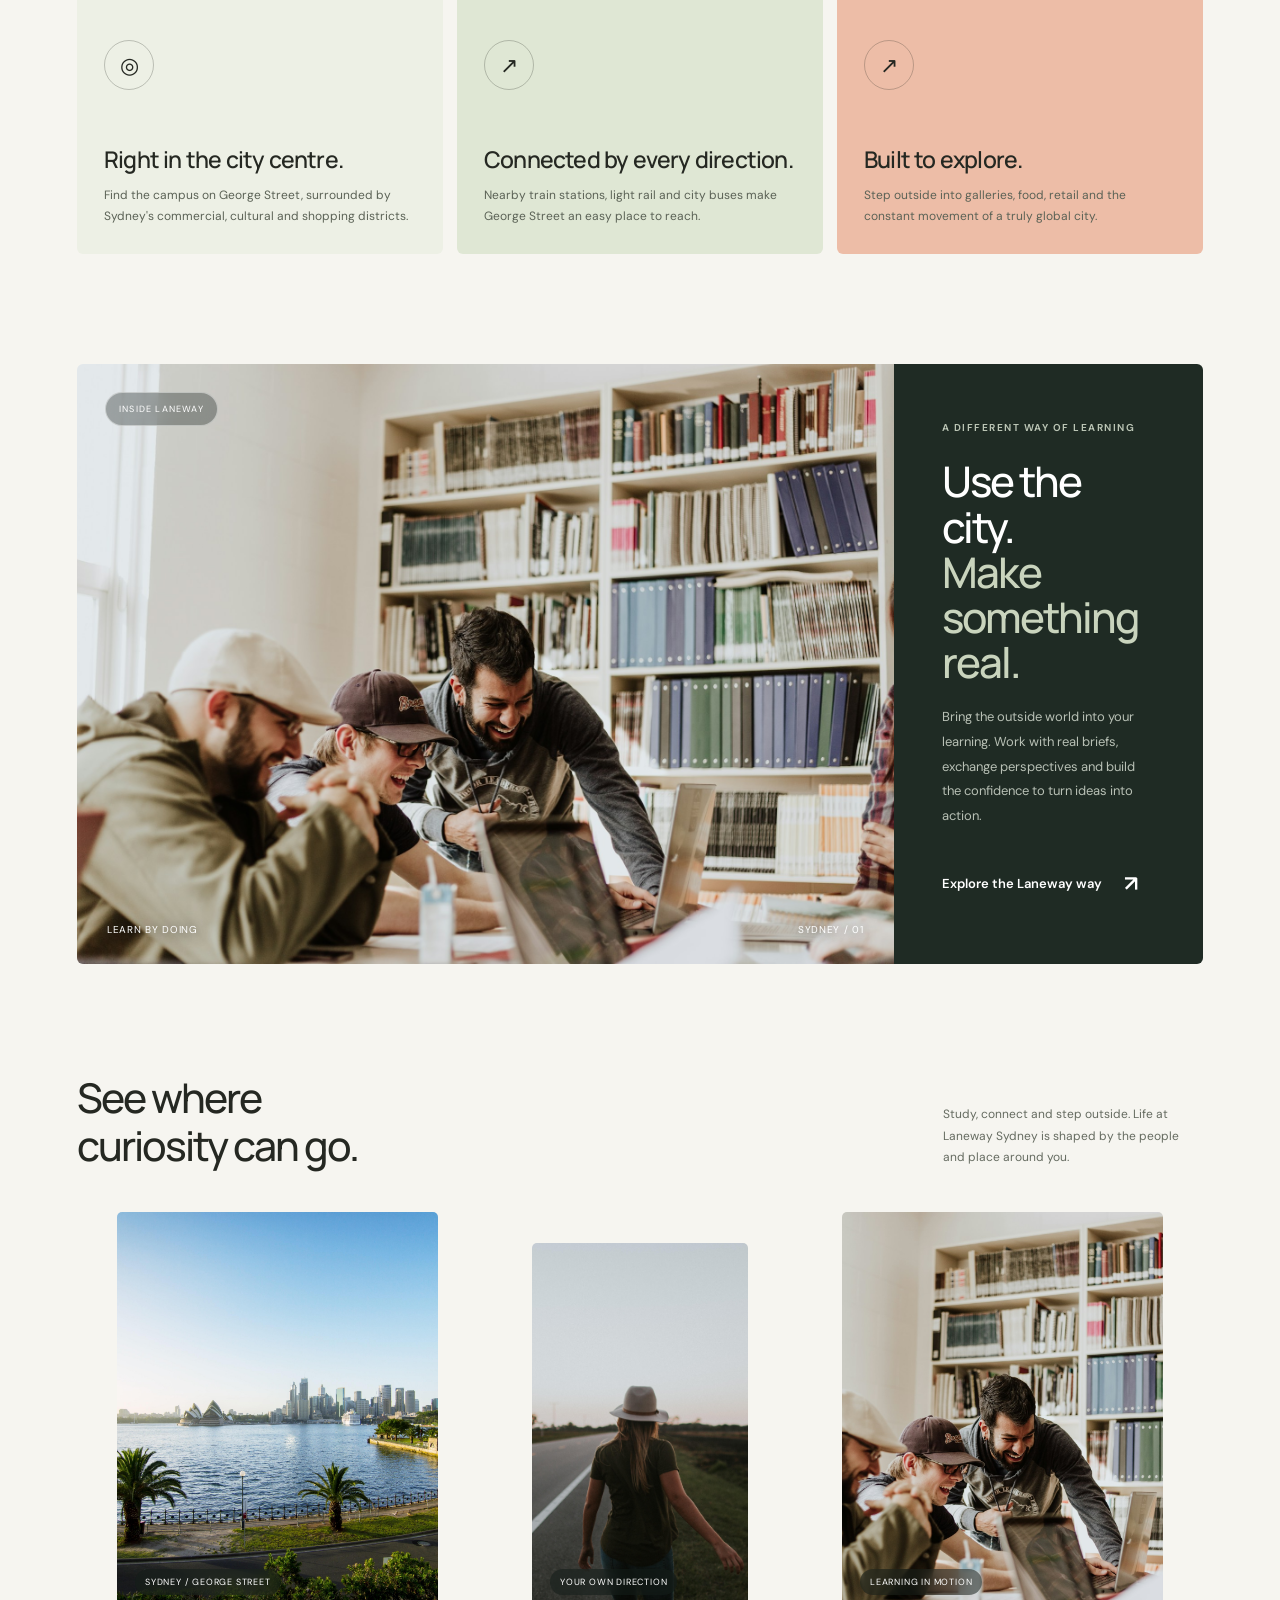
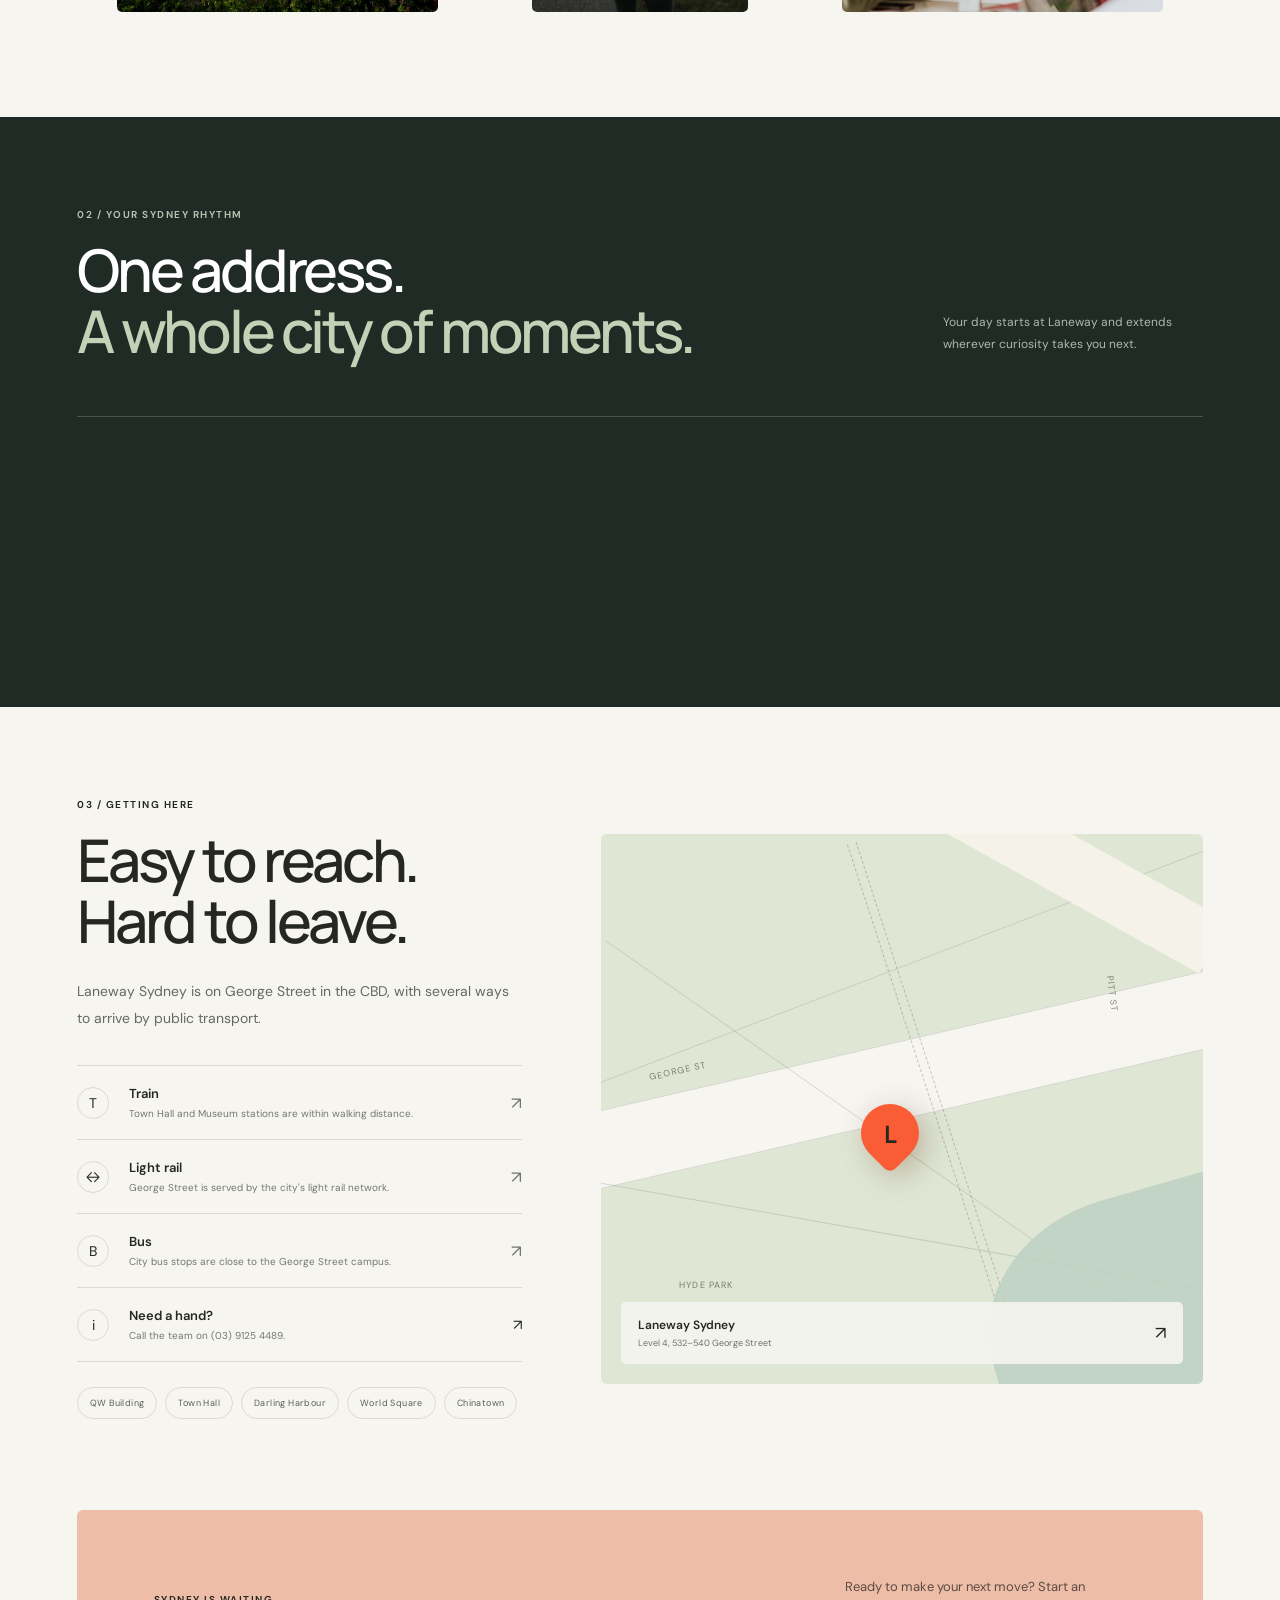
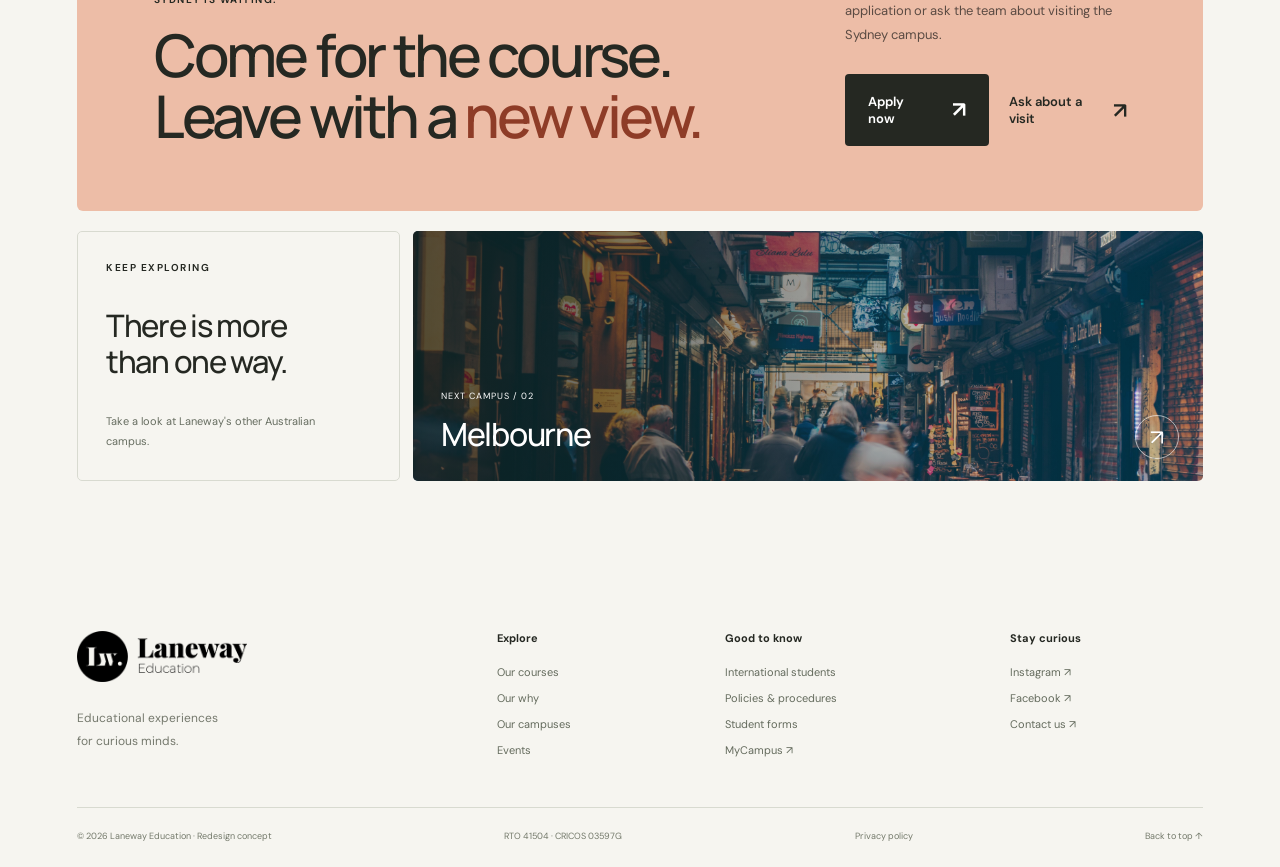
<file: sydney-campus.html>
<!doctype html>
<html lang="en">
<head>
  <meta charset="utf-8">
  <meta name="viewport" content="width=device-width, initial-scale=1">
  <meta name="description" content="Discover Laneway Education's Sydney campus on George Street, in the heart of the CBD. Explore the location, transport, campus life and how to visit.">
  <meta name="theme-color" content="#f6f5f0">
  <title>Sydney Campus — Laneway Education</title>
  <link rel="stylesheet" href="styles.css?v=logo-2">
  <link rel="stylesheet" href="campus.css?v=campus-1">
  <script defer src="campus.js?v=campus-1"></script>
</head>
<body class="campus-page" data-campus="sydney">
  <a class="skip" href="#main">Skip to content</a>

  <header class="site-header">
    <div class="header-inner">
      <a href="index.html" class="brand brand-image" aria-label="Laneway Education home">
        <img class="brand-logo" src="assets/laneway-education-logo.png?v=logo-2" width="374" height="112" fetchpriority="high" decoding="async" alt="Laneway Education">
      </a>
      <button class="menu-toggle" aria-label="Open navigation" aria-expanded="false" aria-controls="navigation">
        <span class="menu-label">Menu</span><span class="menu-icon" aria-hidden="true"></span>
      </button>
      <nav id="navigation">
        <a href="index.html#courses">Our courses</a>
        <a href="index.html#approach">The Laneway way</a>
        <a href="index.html#campuses">Our campuses</a>
        <a href="https://laneway.edu.au/international-students/">International</a>
        <a class="mobile-apply" href="https://www.apply.laneway.edu.au/">Start your application <span>↗</span></a>
      </nav>
      <a class="button small header-apply" href="https://www.apply.laneway.edu.au/">Apply now <span>↗</span></a>
    </div>
  </header>

  <main id="main">
    <section class="campus-hero" aria-labelledby="campus-title">
      <div class="campus-hero-image">
        <img src="assets/sydney.jpg" alt="Sydney Harbour, the city skyline and Sydney Harbour Bridge at sunrise" fetchpriority="high">
      </div>
      <div class="campus-hero-inner">
        <div class="campus-hero-nav">
          <a class="campus-back" href="index.html#campuses"><span>←</span> All campuses</a>
          <div class="campus-switcher" aria-label="Choose a campus">
            <a href="sydney-campus.html" aria-current="page">Sydney</a>
            <a href="melbourne-campus.html">Melbourne</a>
          </div>
        </div>

        <div class="campus-hero-main">
          <div class="eyebrow">SYDNEY CAMPUS / SYDNEY NSW</div>
          <h1 id="campus-title">Right in the<br>middle of <span>it all.</span></h1>
          <p>At home on George Street, Laneway Sydney puts you in the middle of one of the world's most energetic cities—with new ideas, industries and experiences on the doorstep.</p>
          <div class="campus-hero-actions">
            <a class="button" href="https://www.apply.laneway.edu.au/">Start your application <span>↗</span></a>
            <a class="text-link" href="#campus-details">Discover the campus <span>↘</span></a>
          </div>
        </div>

        <div class="campus-address">
          <div>
            <div class="eyebrow">FIND US IN THE CBD</div>
            <strong>Level 4, 532–540 George Street<br>Sydney NSW 2000</strong>
          </div>
          <button class="copy-address" type="button" data-address="Level 4, 532–540 George Street, Sydney NSW 2000" data-tooltip="Copy address" aria-label="Copy Sydney campus address">⧉</button>
        </div>
      </div>
    </section>

    <div class="campus-marquee" aria-label="Sydney campus highlights">
      <div class="campus-marquee-track">
        <span>George Street <i>·</i> Town Hall <i>·</i> Light rail <i>·</i> City energy <i>·</i> New perspectives <i>·</i></span>
        <span aria-hidden="true">George Street <i>·</i> Town Hall <i>·</i> Light rail <i>·</i> City energy <i>·</i> New perspectives <i>·</i></span>
      </div>
    </div>

    <section class="section campus-intro campus-reveal" id="campus-details">
      <div>
        <div class="eyebrow">01 / WELCOME TO LANEWAY SYDNEY</div>
        <h2>The city is part<br>of the <span>lesson.</span></h2>
      </div>
      <div class="campus-intro-copy">
        <p>Laneway's Sydney campus sits on George Street, where the CBD's business, creative, retail and food precincts meet. It is a location that makes it easy to look up from your studies and see what's possible.</p>
        <p>Come curious. Meet people with different perspectives. Test ideas against the real world. Your campus is not a place apart from the city—it is your way into it.</p>
        <div class="campus-intro-meta">
          <span>SYDNEY CBD</span>
          <span>LEVEL 4</span>
          <span>GEORGE STREET</span>
        </div>
      </div>
    </section>

    <section class="section campus-facts">
      <div class="campus-facts-heading campus-reveal">
        <div>
          <div class="eyebrow">AT A GLANCE</div>
          <h2>Location changes<br>the experience.</h2>
        </div>
        <p>A campus should connect you to more than a classroom. Here is what makes Sydney different.</p>
      </div>
      <div class="fact-grid">
        <article class="fact-card campus-reveal">
          <div class="fact-card-top"><span>01 / PLACE</span><span>SYD</span></div>
          <div class="fact-icon" aria-hidden="true">◎</div>
          <h3>Right in the city centre.</h3>
          <p>Find the campus on George Street, surrounded by Sydney's commercial, cultural and shopping districts.</p>
        </article>
        <article class="fact-card campus-reveal delay-1">
          <div class="fact-card-top"><span>02 / ACCESS</span><span>SYD</span></div>
          <div class="fact-icon" aria-hidden="true">↗</div>
          <h3>Connected by every direction.</h3>
          <p>Nearby train stations, light rail and city buses make George Street an easy place to reach.</p>
        </article>
        <article class="fact-card campus-reveal delay-2">
          <div class="fact-card-top"><span>03 / ENERGY</span><span>SYD</span></div>
          <div class="fact-icon" aria-hidden="true">↗</div>
          <h3>Built to explore.</h3>
          <p>Step outside into galleries, food, retail and the constant movement of a truly global city.</p>
        </article>
      </div>
    </section>

    <section class="section campus-feature">
      <div class="campus-feature-grid campus-reveal">
        <div class="campus-feature-image">
          <img src="assets/hero-learning.jpg" alt="Students sharing ideas as they work together" loading="lazy">
          <div class="campus-feature-label">INSIDE LANEWAY</div>
          <div class="campus-feature-caption"><span>LEARN BY DOING</span><span>SYDNEY / 01</span></div>
        </div>
        <div class="campus-feature-copy">
          <div class="eyebrow">A DIFFERENT WAY OF LEARNING</div>
          <h2>Use the city.<br><em>Make something real.</em></h2>
          <p>Bring the outside world into your learning. Work with real briefs, exchange perspectives and build the confidence to turn ideas into action.</p>
          <a class="text-link" href="index.html#approach">Explore the Laneway way <span>↗</span></a>
        </div>
      </div>
    </section>

    <section class="section campus-gallery">
      <div class="gallery-heading campus-reveal">
        <h2>See where<br>curiosity can go.</h2>
        <p>Study, connect and step outside. Life at Laneway Sydney is shaped by the people and place around you.</p>
      </div>
      <div class="gallery-grid">
        <figure class="gallery-item campus-reveal">
          <img src="assets/sydney.jpg" alt="Sydney Harbour and city skyline" loading="lazy">
          <span>SYDNEY / GEORGE STREET</span>
        </figure>
        <figure class="gallery-item campus-reveal delay-1">
          <img src="assets/hero.jpg" alt="A Laneway student looking ahead" loading="lazy">
          <span>YOUR OWN DIRECTION</span>
        </figure>
        <figure class="gallery-item campus-reveal delay-2">
          <img src="assets/hero-learning.jpg" alt="Students learning together around a table" loading="lazy">
          <span>LEARNING IN MOTION</span>
        </figure>
      </div>
    </section>

    <section class="section campus-rhythm">
      <div class="rhythm-top campus-reveal">
        <div>
          <div class="eyebrow">02 / YOUR SYDNEY RHYTHM</div>
          <h2>One address.<br><span>A whole city of moments.</span></h2>
        </div>
        <p>Your day starts at Laneway and extends wherever curiosity takes you next.</p>
      </div>
      <div class="rhythm-grid">
        <article class="rhythm-card campus-reveal">
          <div class="rhythm-time"><span>MORNING</span><span>START HERE</span></div>
          <h3>Arrive connected.</h3>
          <p>George Street puts the city within easy reach. Arrive by train, tram or bus and start your day in the centre of things.</p>
        </article>
        <article class="rhythm-card campus-reveal delay-1">
          <div class="rhythm-time"><span>MIDDAY</span><span>LOOK AROUND</span></div>
          <h3>Refuel your thinking.</h3>
          <p>Take a break and use the city as your backdrop—whether that means a new lunch spot, a quick walk or a fresh conversation.</p>
        </article>
        <article class="rhythm-card campus-reveal delay-2">
          <div class="rhythm-time"><span>AFTER CLASS</span><span>KEEP GOING</span></div>
          <h3>Follow the energy.</h3>
          <p>Explore the nearby galleries, shopping precincts and waterfront, then bring a new perspective back to your work.</p>
        </article>
      </div>
    </section>

    <section class="section campus-getting" id="getting-here">
      <div class="campus-getting-grid">
        <div class="campus-getting-copy campus-reveal">
          <div class="eyebrow">03 / GETTING HERE</div>
          <h2>Easy to reach.<br>Hard to leave.</h2>
          <p>Laneway Sydney is on George Street in the CBD, with several ways to arrive by public transport.</p>
          <div class="getting-list">
            <div class="getting-row">
              <span class="getting-icon" aria-hidden="true">T</span>
              <div><strong>Train</strong><small>Town Hall and Museum stations are within walking distance.</small></div>
              <span aria-hidden="true">↗</span>
            </div>
            <div class="getting-row">
              <span class="getting-icon" aria-hidden="true">↔</span>
              <div><strong>Light rail</strong><small>George Street is served by the city's light rail network.</small></div>
              <span aria-hidden="true">↗</span>
            </div>
            <div class="getting-row">
              <span class="getting-icon" aria-hidden="true">B</span>
              <div><strong>Bus</strong><small>City bus stops are close to the George Street campus.</small></div>
              <span aria-hidden="true">↗</span>
            </div>
            <div class="getting-row">
              <span class="getting-icon" aria-hidden="true">i</span>
              <div><strong>Need a hand?</strong><small>Call the team on (03) 9125 4489.</small></div>
              <a href="tel:+61391254489" aria-label="Call Laneway Education">↗</a>
            </div>
          </div>
          <div class="nearby" aria-label="Nearby places">
            <span>QW Building</span><span>Town Hall</span><span>Darling Harbour</span><span>World Square</span><span>Chinatown</span>
          </div>
        </div>

        <div class="map-card campus-reveal delay-1" aria-label="Stylised map of the Sydney campus location">
          <div class="map-streets" aria-hidden="true"><i></i><i></i><i></i><i></i></div>
          <div class="map-water" aria-hidden="true"></div>
          <span class="map-label george">George St</span>
          <span class="map-label pitt">Pitt St</span>
          <span class="map-label hyde">Hyde Park</span>
          <div class="map-pin" aria-hidden="true"><span>L</span></div>
          <div class="map-card-footer">
            <div><strong>Laneway Sydney</strong><small>Level 4, 532–540 George Street</small></div>
            <a href="https://maps.google.com/?q=532-540+George+Street+Sydney+NSW+2000" target="_blank" rel="noopener" aria-label="Open Sydney campus in Google Maps">↗</a>
          </div>
        </div>
      </div>
    </section>

    <section class="campus-cta campus-reveal">
      <div>
        <div class="eyebrow">SYDNEY IS WAITING.</div>
        <h2>Come for the course.<br>Leave with a <span>new view.</span></h2>
      </div>
      <div class="campus-cta-copy">
        <p>Ready to make your next move? Start an application or ask the team about visiting the Sydney campus.</p>
        <div class="campus-cta-actions">
          <a class="button" href="https://www.apply.laneway.edu.au/">Apply now <span>↗</span></a>
          <a class="text-link" href="mailto:admissions@laneway.edu.au?subject=Sydney%20campus%20visit">Ask about a visit <span>↗</span></a>
        </div>
      </div>
    </section>

    <section class="section campus-pager">
      <div class="pager-intro campus-reveal">
        <div class="eyebrow">KEEP EXPLORING</div>
        <h2>There is more<br>than one way.</h2>
        <p>Take a look at Laneway's other Australian campus.</p>
      </div>
      <a class="pager-card campus-reveal delay-1" href="melbourne-campus.html">
        <img src="assets/melbourne.jpg" alt="A vibrant Melbourne laneway" loading="lazy">
        <div class="pager-card-copy"><span>NEXT CAMPUS / 02</span><h3>Melbourne</h3></div>
        <span class="pager-card-arrow" aria-hidden="true">↗</span>
      </a>
    </section>
  </main>

  <footer class="section">
    <div class="footer-top">
      <div>
        <a class="brand brand-image" href="index.html" aria-label="Laneway Education home"><img class="brand-logo" src="assets/laneway-education-logo.png?v=logo-2" width="374" height="112" alt="Laneway Education"></a>
        <p>Educational experiences<br>for curious minds.</p>
      </div>
      <div>
        <h3>Explore</h3>
        <a href="index.html#courses">Our courses</a>
        <a href="index.html#approach">Our why</a>
        <a href="index.html#campuses">Our campuses</a>
        <a href="https://laneway.edu.au/events/">Events</a>
      </div>
      <div>
        <h3>Good to know</h3>
        <a href="https://laneway.edu.au/international-students/">International students</a>
        <a href="https://laneway.edu.au/policies/">Policies &amp; procedures</a>
        <a href="https://laneway.edu.au/forms/">Student forms</a>
        <a href="https://mycampus.laneway.edu.au/login/index.php">MyCampus ↗</a>
      </div>
      <div>
        <h3>Stay curious</h3>
        <a href="https://www.instagram.com/lanewayeducation/">Instagram ↗</a>
        <a href="https://www.facebook.com/lanewayeducation/">Facebook ↗</a>
        <a href="https://laneway.edu.au/contact/">Contact us ↗</a>
      </div>
    </div>
    <div class="footer-bottom">
      <span>© <span id="year"></span> Laneway Education · Redesign concept</span>
      <span>RTO 41504 · CRICOS 03597G</span>
      <a href="https://laneway.edu.au/privacy-policy/">Privacy policy</a>
      <a href="#main">Back to top ↑</a>
    </div>
  </footer>
</body>
</html>
</file>
<file: styles.css>
@import url('https://fonts.googleapis.com/css2?family=DM+Sans:wght@400;450;500;550;600;650;700&family=Manrope:wght@400;500;600;650;700;750;800&display=swap');
:root{--paper:#f6f5f0;--ink:#252822;--orange:#fa5c35;--line:#d8dad0;--green:#e4e8db}*{box-sizing:border-box}html{scroll-behavior:smooth;scroll-padding-top:100px}body{margin:0;background:var(--paper);color:var(--ink);font-family:'DM Sans',sans-serif;font-size:15px}a{color:inherit;text-decoration:none}button,input{font:inherit}button,a,input,summary{-webkit-tap-highlight-color:transparent}button{cursor:pointer}a,button{-webkit-user-select:none}a:focus-visible,button:focus-visible,summary:focus-visible,input:focus-visible{outline:3px solid var(--orange);outline-offset:5px}.skip{position:fixed;top:-100px;z-index:20;padding:15px;background:white}.skip:focus{top:0}.announcement{padding:11px 24px;text-align:center;background:var(--ink);color:#fff;font-size:11px;letter-spacing:.2px}.announcement a{margin-left:14px;color:#fdad93}.announcement span{margin-left:9px}header{height:100px;padding:0 5%;display:flex;align-items:center;justify-content:space-between;border-bottom:1px solid var(--line);gap:30px;background:var(--paper)}.brand{font-family:'Manrope',sans-serif;font-size:39px;font-weight:800;letter-spacing:-2.3px;line-height:.9;display:inline-block}.brand-dot{color:var(--orange)}.brand small{display:block;font-family:'DM Sans',sans-serif;font-size:8px;letter-spacing:5px;margin-top:11px;margin-left:3px}nav{display:flex;gap:30px;font-size:12px;font-weight:600}nav a:hover,.text-link:hover{color:var(--orange)}.button{display:inline-flex;align-items:center;justify-content:space-between;gap:35px;background:var(--orange);color:#20231d;border:0;border-radius:4px;padding:19px 23px;font-weight:650;font-size:13px;transition:background .2s,transform .2s}.button:hover{background:#ff7958;transform:translateY(-2px)}.button span{font-size:22px;line-height:1}.button.small{padding:14px 19px}.menu-toggle{display:none}.hero{display:grid;grid-template-columns:1fr 1fr;min-height:650px;padding:28px 3% 36px 5%;gap:35px}.hero-copy{padding-top:38px;display:flex;flex-direction:column;align-items:flex-start}.eyebrow{font-size:10px;letter-spacing:1.5px;font-weight:650;line-height:1.6}.live-dot{display:inline-block;height:7px;width:7px;background:var(--orange);border-radius:50%;margin-right:7px}h1,h2,h3,p{margin:0}h1,h2,h3{font-family:'Manrope',sans-serif}h1{font-size:clamp(55px,5.6vw,86px);letter-spacing:-4.5px;font-weight:600;line-height:1.08;margin:25px 0}h1>span{color:var(--orange)}.hero-copy>p{max-width:390px;color:#65685f;line-height:1.8;font-size:14px}.hero-actions{display:flex;align-items:center;gap:27px;margin-top:30px}.text-link{font-size:13px;font-weight:600;display:inline-flex;gap:22px;align-items:center;background:none;border:0;padding:10px 0}.text-link span{font-size:22px}.hero-bottom{margin-top:auto;padding-top:35px;display:flex;justify-content:space-between;width:92%;font-size:9px;letter-spacing:1px;color:#696c62}.hero-visual{border-radius:6px;min-height:580px;position:relative}.image-frame{overflow:hidden;isolation:isolate}.image-frame img{width:100%;height:100%;object-fit:cover;position:absolute;inset:0;transition:transform 1.2s cubic-bezier(.2,.65,.3,1)}.image-frame:hover img{transform:scale(1.035)}.hero-visual img{object-position:55% center;animation:image-arrive 1.6s ease-out}.image-shade{position:absolute;inset:0;background:linear-gradient(180deg,rgba(0,0,0,.13),transparent 40%,rgba(0,0,0,.45))}.image-top{position:absolute;top:25px;left:25px;color:white;font-size:9px;letter-spacing:1.8px}.hero-note{position:absolute;right:22px;top:30%;display:flex;align-items:center;gap:13px;background:var(--green);padding:19px 21px;transform:rotate(4deg);font-size:12px;font-weight:500;line-height:1.5;box-shadow:0 5px 20px #0001}.asterisk{font-size:43px;color:var(--orange);line-height:1}.image-caption{position:absolute;bottom:25px;left:25px;right:25px;color:white;display:flex;justify-content:space-between;align-items:center;font-size:17px}.image-caption span{font-size:9px;letter-spacing:1px}.subject-strip{background:var(--green);display:flex;justify-content:space-around;align-items:center;gap:20px;padding:27px 4%;font-size:17px;font-weight:500}.subject-strip i{font-style:normal;color:#6c765e;font-size:26px}.section{padding:90px 6%}.section-heading{display:flex;justify-content:space-between;align-items:end;gap:30px;margin-bottom:38px}h2{font-size:clamp(33px,3.4vw,51px);font-weight:500;line-height:1.16;letter-spacing:-2px}.section-heading h2{margin-top:15px}.section-heading>p{color:#6b6f64;font-size:13px;line-height:1.9;padding-bottom:5px}.course-tools{display:flex;justify-content:space-between;align-items:center;gap:20px;padding-bottom:24px;border-bottom:1px solid var(--line)}.filters{display:flex;gap:8px;flex-wrap:wrap}.filters button{padding:11px 17px;border:1px solid var(--line);border-radius:25px;background:transparent;color:#50554a;font-size:11px}.filters button.active{background:var(--ink);color:white;border-color:var(--ink)}.search{display:flex;gap:8px;align-items:center;border-bottom:1px solid #92978b;padding:8px 0}.search span{font-size:24px}.search input{background:none;border:0;outline:none;width:145px;font-size:12px}.course-grid{display:grid;grid-template-columns:repeat(3,1fr);gap:15px;margin-top:24px}.course-card{text-align:left;background:#ebece3;min-height:230px;border:0;border-radius:5px;padding:25px;display:flex;flex-direction:column;align-items:flex-start;color:var(--ink);position:relative;transition:background .3s,transform .3s}.course-card:nth-child(3n+2){background:#ede6de}.course-card:nth-child(3n+3){background:#e3e9e7}.course-card:hover{transform:translateY(-4px);background:#dce2d3}.course-card .category{font-size:9px;letter-spacing:1.2px;text-transform:uppercase}.course-card h3{font-size:21px;letter-spacing:-.7px;line-height:1.3;font-weight:550;margin:25px 0 23px;padding-right:25px}.course-card .code{margin-top:auto;font-size:10px;color:#656d60}.course-card .arrow{position:absolute;right:22px;bottom:20px;font-size:22px}.course-status{font-size:11px;margin-top:17px;color:#666c60}.more-courses{display:flex;margin:17px auto 0;border-bottom:1px solid #888d80}.approach{background:var(--ink);color:var(--paper);display:grid;grid-template-columns:1fr 1fr;gap:10%;padding-top:100px;padding-bottom:100px}.approach .eyebrow{color:#a9b19b}.approach h2{margin:20px 0}.approach h2 em{font-style:normal;color:#b9c7a3}.approach-intro>p{color:#b5baac;line-height:1.9;max-width:370px;font-size:13px}.approach .text-link{margin-top:25px}.principles article{display:flex;gap:22px;border-top:1px solid #565b4f;padding:26px 0}.principles article>span{color:#a9b19b;font-size:10px;margin-top:5px}.principles h3{font-size:18px;font-weight:500;letter-spacing:-.5px}.principles p{font-size:12px;line-height:1.9;color:#b5baac;margin-top:13px}.principles b{font-weight:400;color:#b9c7a3;font-size:23px}.campus-grid{display:grid;grid-template-columns:1fr 1fr;gap:23px}.campus{height:410px;position:relative;border-radius:5px;color:white}.campus-top,.campus-bottom{position:absolute;left:28px;right:28px;display:flex;align-items:center;justify-content:space-between}.campus-top{top:27px;font-size:10px;letter-spacing:1.4px}.campus-bottom{bottom:27px}.campus h3{font-size:39px;font-weight:500;letter-spacing:-1.3px}.campus p{font-size:12px;margin-top:8px}.circle-arrow{height:44px;width:44px;display:grid;place-items:center;border:1px solid #ffffff99;border-radius:50%;font-size:24px}.international{margin:0 6%;padding:40px;background:var(--green);display:flex;align-items:center;gap:30px;border-radius:5px}.international .globe{font-size:110px;font-weight:400;line-height:1;color:#6c795f}.international h2{font-size:29px;letter-spacing:-1px;margin-top:12px}.international p{font-size:12px;line-height:1.8;max-width:370px;margin-top:14px;color:#5c6455}.international .button{margin-left:auto;white-space:nowrap}.button.light{background:var(--paper)}.faq{display:grid;grid-template-columns:1fr 1fr;gap:60px}.faq h2{margin:20px 0}.questions details{border-bottom:1px solid var(--line);padding:21px 0}.questions summary{list-style:none;cursor:pointer;display:flex;justify-content:space-between;gap:20px;font-size:14px}.questions summary::-webkit-details-marker{display:none}.questions summary span{font-size:20px}.questions details[open] summary span{transform:rotate(45deg)}.questions p{font-size:13px;line-height:1.9;color:#686e60;margin-top:18px}.questions p a{text-decoration:underline}.final-cta{background:#ecbba4;position:relative;overflow:hidden;padding-top:65px;padding-bottom:65px}.final-cta h2{font-size:clamp(40px,4.5vw,67px);margin:22px 0 28px;position:relative;z-index:1}.final-cta h2 span{color:#8d3a25}.final-cta .button{background:var(--ink);color:white;margin-right:25px;position:relative;z-index:1}.cta-star{position:absolute;right:8%;top:12%;font-size:280px;color:#d49477;line-height:1}footer.section{padding-bottom:25px;padding-top:60px}.footer-top{display:grid;grid-template-columns:2fr 1fr 1.3fr 1fr;gap:35px}.footer-top p{font-size:12px;line-height:1.9;color:#75796d;margin-top:25px}.footer-top h3{font-size:11px;font-family:inherit;margin-bottom:20px}.footer-top>div>a:not(.brand){display:block;font-size:11px;margin-top:12px;color:#646b5d}.footer-top a:hover{color:var(--orange)}.footer-bottom{border-top:1px solid var(--line);margin-top:50px;padding-top:22px;display:flex;justify-content:space-between;gap:20px;color:#73796a;font-size:9px}dialog{border:0;background:var(--paper);color:var(--ink);padding:50px;max-width:580px;width:calc(100% - 30px);border-radius:9px}dialog::backdrop{background:#20241dcc;backdrop-filter:blur(5px)}dialog h2{font-size:34px;margin:20px 0}dialog p{font-size:14px;line-height:1.8;margin-bottom:25px;color:#656b5d}.dialog-close{position:absolute;right:17px;top:12px;background:none;border:0;font-size:28px}.reveal{transition:opacity .8s ease,transform .8s ease}.js-motion .reveal:not(.visible){opacity:0;transform:translateY(20px)}@keyframes image-arrive{from{transform:scale(1.045)}to{transform:scale(1)}}
@media(min-width:1600px){body{max-width:1800px;margin:auto}.hero{min-height:750px}}
@media(max-width:1050px){nav{gap:18px}header{gap:20px}h1{letter-spacing:-3px}.hero{min-height:600px}.hero-visual{min-height:530px}.hero-actions{gap:15px}.hero-actions .button{gap:14px}.subject-strip{font-size:13px}.course-tools{align-items:flex-start}.filters{gap:5px}.filters button{padding:10px}.international{gap:20px}.international .globe{display:none}}
@media(max-width:760px){.announcement{font-size:9px;padding:10px}.announcement a{margin-left:5px}header{height:83px;padding:0 6%;position:relative;flex-wrap:wrap;z-index:5}.brand{font-size:33px}.brand small{font-size:7px}.header-apply{display:none}.menu-toggle{display:flex;gap:12px;background:none;border:0;font-size:12px;padding:12px 0}nav{display:none;position:absolute;top:83px;left:0;right:0;background:var(--paper);padding:25px 6%;border-bottom:1px solid var(--line);box-shadow:0 15px 20px #0001}nav.open{display:flex;flex-direction:column;gap:24px}.hero{grid-template-columns:1fr;padding:25px 6% 30px;gap:30px}.hero-copy{padding-top:10px}.eyebrow{font-size:9px}h1{font-size:62px;margin:24px 0;letter-spacing:-3.8px}.hero-copy>p{font-size:14px;max-width:360px}.hero-actions{gap:25px}.hero-bottom{width:100%;font-size:8px;padding-top:35px}.hero-visual{min-height:430px}.hero-note{top:25%}.subject-strip{display:grid;grid-template-columns:1fr auto 1fr auto;font-size:11px;gap:15px;padding:23px 6%}.subject-strip i{font-size:19px}.section{padding:60px 6%}.section-heading{display:block;margin-bottom:27px}h2{font-size:35px;letter-spacing:-1.6px}.section-heading>p{margin-top:20px;font-size:12px}.course-tools{flex-direction:column;gap:15px}.filters button{font-size:10px;padding:10px 12px}.search{width:100%}.search input{width:100%;padding:5px}.course-grid{grid-template-columns:1fr 1fr;gap:10px}.course-card{min-height:220px;padding:19px}.course-card h3{font-size:17px;padding:0;margin-top:23px}.course-card .category{font-size:8px}.approach{grid-template-columns:1fr;gap:35px}.approach-intro>p{max-width:100%}.principles article{padding:23px 0}.campus-grid{grid-template-columns:1fr}.campus{height:360px}.international{padding:30px;margin:0 6%;display:block}.international h2{font-size:30px}.international .button{margin-top:25px}.faq{grid-template-columns:1fr;gap:15px}.final-cta h2{font-size:40px}.cta-star{font-size:190px;right:-65px;top:23%}.final-cta .text-link{margin-top:17px;position:relative;z-index:1}.footer-top{grid-template-columns:1fr 1fr;gap:35px}.footer-bottom{flex-wrap:wrap;line-height:1.8;gap:10px}.footer-bottom>span:first-child{width:100%}dialog{padding:35px 25px}dialog h2{font-size:28px}}
@media(prefers-reduced-motion:reduce){html{scroll-behavior:auto}*,*::before,*::after{animation:none!important;transition:none!important}.js-motion .reveal:not(.visible){opacity:1;transform:none}.image-frame:hover img{transform:none}.course-card:hover,.button:hover{transform:none}}
@media(max-width:440px){h1{font-size:52px;letter-spacing:-3px}.hero-actions{width:100%;gap:17px}.hero-actions .button{padding:17px 15px;font-size:11px;gap:13px;white-space:nowrap}.hero-actions .text-link{font-size:11px;gap:10px;white-space:nowrap}.hero-visual{min-height:380px}.course-grid{grid-template-columns:1fr}.course-card{min-height:185px}.course-card h3{font-size:21px;max-width:250px}}

/* Soft photographic backgrounds keep course titles in the foreground. */
.course-card{isolation:isolate;overflow:hidden;color:#fff;background:#263129!important}
.course-card::before,.course-card::after{content:"";position:absolute;pointer-events:none;z-index:-1}
.course-card::before{inset:-12px;background-image:var(--course-image);background-size:cover;background-position:center;filter:blur(3px);transform:scale(1.04);transition:transform 900ms ease,filter 900ms ease}
.course-card::after{inset:0;background:linear-gradient(135deg,rgba(16,27,22,.82),rgba(17,25,22,.58) 60%,rgba(14,22,18,.79))}
.course-card[data-category="business"]{--course-image:url('assets/course-business.jpg')}
.course-card[data-category="technology"]{--course-image:url('assets/course-technology.jpg')}
.course-card[data-category="trade"]{--course-image:url('assets/course-trade.jpg')}
.course-card .category{color:#e4ebdf}
.course-card .code{color:#e0e7dc}
.course-card h3{text-shadow:0 1px 12px rgba(0,0,0,.18)}
.course-card:hover::before{transform:scale(1.085);filter:blur(2px)}
.course-card .arrow{color:#fff}
@media(prefers-reduced-motion:reduce){.course-card:hover::before{transform:scale(1.04);filter:blur(3px)}}

/* Edge-to-edge photographic hero. */
body{max-width:none}
.hero{position:relative;isolation:isolate;display:flex;min-height:720px;min-height:min(820px,calc(100svh - 135px));padding:65px 6% 32px;overflow:hidden;background:#252d27;color:#fff}
.hero-visual{position:absolute;inset:0;z-index:-1;min-height:0;border-radius:0;pointer-events:none}
.hero-visual img{object-position:center 57%;animation:wide-hero-arrive 2s ease-out}
.hero-visual .image-shade{background:linear-gradient(90deg,rgba(12,23,18,.78) 0%,rgba(12,23,18,.56) 38%,rgba(12,23,18,.08) 75%),linear-gradient(0deg,rgba(12,23,18,.52),transparent 45%)}
.hero-visual .image-top,.hero-visual .hero-note,.hero-visual .image-caption{display:none}
.hero-copy{padding:0;width:100%;align-self:stretch}
.hero h1{font-size:clamp(64px,6.4vw,98px);line-height:1.02;letter-spacing:-4px;margin:26px 0}
.hero h1>span{color:#ff9874}
.hero-copy>p{color:#edf0e8;max-width:430px;font-size:15px;text-shadow:0 1px 8px #0004}
.hero .eyebrow{color:#edf0e8}
.hero .text-link{color:white}
.hero .text-link:hover{color:#ffb096}
.hero-bottom{width:100%;color:#e0e5d9;padding-top:40px;margin-top:auto}
@keyframes wide-hero-arrive{from{transform:scale(1.035)}to{transform:scale(1)}}
@media(max-width:760px){.hero{min-height:690px;padding:52px 6% 28px}.hero h1{font-size:clamp(48px,8.8vw,66px);letter-spacing:-2.8px}.hero-visual img{object-position:62% center}.hero-visual .image-shade{background:linear-gradient(90deg,rgba(12,23,18,.77),rgba(12,23,18,.25)),linear-gradient(0deg,rgba(12,23,18,.55),transparent)}.hero-copy>p{max-width:360px;font-size:14px}.hero-bottom{font-size:8px}.hero-actions{flex-wrap:wrap}}
@media(prefers-reduced-motion:reduce){.hero-visual img{animation:none}}

/* Compact, balanced navigation across desktop and mobile. */
.site-header{height:auto;padding:0 5%;position:sticky;top:0;z-index:20;background:rgba(246,245,240,.97);backdrop-filter:blur(18px);border-bottom:1px solid rgba(37,40,34,.12);box-shadow:0 3px 18px rgba(25,35,25,.035);display:block}
.header-inner{width:100%;max-width:1440px;min-height:84px;margin:0 auto;display:flex;align-items:center;gap:32px}
.site-header .brand{flex-shrink:0;font-size:34px;letter-spacing:-2px;line-height:.9;padding:8px 0}
.site-header .brand small{font-size:7px;letter-spacing:4.4px;margin-top:9px}
.site-header nav{margin-left:auto;display:flex;align-items:center;gap:6px}
.site-header nav>a{position:relative;display:block;padding:13px 15px;border-radius:6px;font-size:12px;font-weight:550;white-space:nowrap;transition:background .2s,color .2s}
.site-header nav>a:hover{background:#e9eade;color:#303b29}
.site-header nav>a::after{content:"";position:absolute;bottom:7px;left:15px;right:15px;height:2px;background:var(--orange);transform:scaleX(0);transform-origin:left;transition:transform .2s}
.site-header nav>a:hover::after,.site-header nav>a:focus-visible::after{transform:scaleX(1)}
.site-header .header-apply{padding:13px 17px;font-size:12px;gap:25px;border-radius:6px;white-space:nowrap;flex-shrink:0;box-shadow:0 2px 0 #d64c2920}
.site-header .header-apply span{font-size:20px}
.site-header nav .mobile-apply{display:none}
.site-header .menu-toggle{display:none}
@media(max-width:1050px){.header-inner{gap:16px}.site-header nav{gap:0}.site-header nav>a{padding:12px 10px;font-size:11px}.site-header .header-apply{gap:16px}}
@media(max-width:850px){.site-header{padding:0 6%}.header-inner{min-height:76px;justify-content:space-between}.site-header .brand{font-size:31px}.site-header .header-apply{display:none}.site-header .menu-toggle{display:flex;align-items:center;gap:13px;padding:12px 14px;border:1px solid #d8dace;border-radius:6px;background:transparent;font-size:12px;color:var(--ink)}.menu-icon{width:19px;height:12px;position:relative;border-top:1.5px solid currentColor;border-bottom:1.5px solid currentColor;transition:transform .2s}.menu-toggle[aria-expanded="true"] .menu-icon{transform:rotate(45deg);height:0;border-bottom:0}.menu-toggle[aria-expanded="true"] .menu-icon::after{content:"";position:absolute;left:9px;top:-10px;width:1.5px;height:19px;background:currentColor}.site-header nav{display:none;position:absolute;top:100%;left:0;right:0;margin:0;padding:12px 6% 24px;background:var(--paper);border-bottom:1px solid var(--line);box-shadow:0 14px 20px #20282014}.site-header nav.open{display:flex;flex-direction:column;align-items:stretch;gap:0}.site-header nav>a{padding:18px 0;font-size:15px;border-radius:0;border-bottom:1px solid var(--line)}.site-header nav>a:hover{background:transparent;color:#a33a21}.site-header nav>a::after{display:none}.site-header nav .mobile-apply{display:flex;justify-content:space-between;margin-top:18px;padding:16px 18px;background:var(--orange);border:0;border-radius:6px;font-size:13px}.site-header nav .mobile-apply:hover{background:#ff7958;color:var(--ink)}}

/* A quiet photographic carousel; headings stay steady between images. */
.hero-visual .hero-slide{opacity:0;transform:scale(1.035);transition:opacity 1.2s ease,transform 7s linear;animation:none;object-position:center 55%}
.hero-visual .hero-slide.is-active{opacity:1;transform:scale(1)}
.hero-visual .hero-slide:nth-child(2),.hero-visual .hero-slide:nth-child(3){object-position:center 45%}
.hero-visual .image-shade{z-index:1;background:linear-gradient(90deg,rgba(12,23,18,.82),rgba(12,23,18,.58) 43%,rgba(12,23,18,.15) 80%),linear-gradient(0deg,rgba(12,23,18,.6),transparent 50%)}
.hero-bottom{padding-right:320px}
.hero-bottom>span:last-child{display:none}
.carousel-controls{position:absolute;bottom:24px;right:6%;display:flex;align-items:center;gap:15px;background:rgba(20,31,25,.38);border:1px solid #ffffff38;border-radius:40px;padding:8px 12px 8px 20px;backdrop-filter:blur(12px);color:white}
.carousel-controls button{background:none;border:0;color:white;display:grid;place-items:center;width:30px;height:30px;padding:0;border-radius:50%;transition:background .2s}
.carousel-controls button:hover{background:#ffffff25}
.carousel-controls .slide-arrow{font-size:20px}
.slide-count{font-size:10px;letter-spacing:1px;min-width:45px}
.slide-dots{display:flex;align-items:center;gap:2px}
.slide-dots button{width:23px;height:30px;position:relative}
.slide-dots button::before{content:"";height:5px;width:5px;background:#ffffff66;border-radius:5px;transition:width .3s,background .3s}
.slide-dots button.is-active::before{width:18px;background:#fff}
#slide-pause{font-size:15px;border-left:1px solid #ffffff38;border-radius:0;width:35px;margin-left:1px}
.sr-only{position:absolute;width:1px;height:1px;padding:0;margin:-1px;overflow:hidden;clip:rect(0,0,0,0);white-space:nowrap;border:0}
@media(max-width:760px){.hero{padding-bottom:93px}.hero-bottom{padding-right:0;padding-top:30px}.carousel-controls{left:6%;right:auto;bottom:22px;gap:10px;padding:6px 10px 6px 17px}.hero-visual .hero-slide{object-position:60% center}}
@media(prefers-reduced-motion:reduce){.hero-visual .hero-slide{transition:none;transform:none}.hero-visual .hero-slide.is-active{transform:none}}

/* Official Laneway wordmark used across the redesigned pages. */
.brand.brand-image{display:block;padding:0;line-height:0}
.brand-image .brand-logo{display:block;width:166px;max-width:100%;height:auto;opacity:1;visibility:visible}
.site-header .brand.brand-image{padding:0}
.footer-top .brand.brand-image .brand-logo{width:170px}
@media(max-width:850px){.site-header .brand-image .brand-logo{width:150px}}
@media(max-width:440px){.site-header .brand-image .brand-logo{width:138px}.footer-top .brand.brand-image .brand-logo{width:155px}}
</file>
<file: campus.css>
/* Campus pages: a distinct place, one consistent Laneway design system. */
body.campus-page {
  --campus-tint: #dfe7d4;
  --campus-deep: #1f2b24;
  --campus-soft: #edf0e5;
  --campus-warm: #edbda7;
  overflow-x: hidden;
}

body.campus-page[data-campus="melbourne"] {
  --campus-tint: #e8d6cc;
  --campus-deep: #2c2421;
  --campus-soft: #f1e8e1;
  --campus-warm: #efb394;
}

.campus-page .site-header {
  position: fixed;
  top: 0;
  left: 0;
  right: 0;
  background: rgba(246, 245, 240, 0.9);
}

.campus-page .site-header::after {
  content: "";
  position: absolute;
  left: 0;
  bottom: -1px;
  width: var(--page-progress, 0%);
  height: 2px;
  background: var(--orange);
  transition: width 80ms linear;
}

.campus-page main {
  padding-top: 84px;
}

.campus-page .footer-top > div:first-child {
  max-width: 270px;
}

.campus-hero {
  min-height: min(790px, calc(100svh - 84px));
  position: relative;
  isolation: isolate;
  display: flex;
  overflow: hidden;
  color: #fff;
  background: var(--campus-deep);
}

.campus-hero-image,
.campus-hero-image::after {
  position: absolute;
  inset: 0;
}

.campus-hero-image {
  z-index: -1;
  overflow: hidden;
}

.campus-hero-image img {
  width: 100%;
  height: 100%;
  object-fit: cover;
  animation: campus-hero-arrive 1.8s cubic-bezier(0.2, 0.7, 0.2, 1) both;
  transition: transform 1.3s cubic-bezier(0.2, 0.65, 0.3, 1);
}

.campus-hero:hover .campus-hero-image img {
  transform: scale(1.018);
}

.campus-hero-image::after {
  content: "";
  background:
    linear-gradient(90deg, rgba(12, 24, 18, 0.8) 0%, rgba(12, 24, 18, 0.5) 45%, rgba(12, 24, 18, 0.08) 78%),
    linear-gradient(0deg, rgba(12, 24, 18, 0.68) 0%, transparent 46%);
}

body[data-campus="melbourne"] .campus-hero-image::after {
  background:
    linear-gradient(90deg, rgba(36, 24, 21, 0.77) 0%, rgba(36, 24, 21, 0.48) 48%, rgba(36, 24, 21, 0.08) 78%),
    linear-gradient(0deg, rgba(36, 24, 21, 0.7) 0%, transparent 48%);
}

.campus-hero-inner {
  width: 100%;
  max-width: 1440px;
  min-height: inherit;
  margin: 0 auto;
  padding: 30px 5% 36px;
  display: flex;
  flex-direction: column;
}

.campus-hero-nav {
  display: flex;
  align-items: center;
  justify-content: space-between;
  gap: 25px;
}

.campus-back {
  display: inline-flex;
  align-items: center;
  gap: 10px;
  font-size: 11px;
  letter-spacing: 0.5px;
  color: rgba(255, 255, 255, 0.86);
}

.campus-back span {
  font-size: 18px;
  transition: transform 0.2s ease;
}

.campus-back:hover span {
  transform: translateX(-3px);
}

.campus-switcher {
  display: flex;
  align-items: center;
  gap: 2px;
  padding: 4px;
  background: rgba(20, 31, 25, 0.38);
  border: 1px solid rgba(255, 255, 255, 0.25);
  border-radius: 50px;
  backdrop-filter: blur(14px);
}

.campus-switcher a {
  padding: 9px 15px;
  border-radius: 30px;
  color: rgba(255, 255, 255, 0.74);
  font-size: 10px;
  letter-spacing: 0.4px;
  transition: color 0.2s, background 0.2s;
}

.campus-switcher a:hover,
.campus-switcher a[aria-current="page"] {
  color: var(--ink);
  background: #fff;
}

.campus-hero-main {
  width: min(760px, 70%);
  margin-top: auto;
  padding: 60px 0 70px;
}

.campus-hero .eyebrow {
  display: flex;
  align-items: center;
  gap: 10px;
  color: rgba(255, 255, 255, 0.86);
}

.campus-hero .eyebrow::before {
  content: "";
  width: 8px;
  height: 8px;
  border-radius: 50%;
  background: var(--orange);
  box-shadow: 0 0 0 5px rgba(250, 92, 53, 0.16);
}

.campus-hero h1 {
  margin: 22px 0 20px;
  color: #fff;
  font-size: clamp(56px, 6.2vw, 96px);
  letter-spacing: -4.6px;
  line-height: 0.98;
  font-weight: 560;
}

.campus-hero h1 span {
  color: #ffad8f;
}

body[data-campus="melbourne"] .campus-hero h1 span {
  color: #ffbe9f;
}

.campus-hero-main > p {
  max-width: 510px;
  color: rgba(255, 255, 255, 0.86);
  font-size: 15px;
  line-height: 1.8;
}

.campus-hero-actions {
  display: flex;
  align-items: center;
  gap: 28px;
  margin-top: 29px;
}

.campus-hero-actions .text-link {
  color: #fff;
}

.campus-hero-actions .text-link:hover {
  color: #ffb59d;
}

.campus-address {
  width: min(515px, 48%);
  margin-left: auto;
  display: grid;
  grid-template-columns: 1fr auto;
  align-items: end;
  gap: 25px;
  padding: 23px 25px;
  border: 1px solid rgba(255, 255, 255, 0.27);
  background: rgba(22, 33, 27, 0.46);
  backdrop-filter: blur(18px);
  border-radius: 6px;
}

.campus-address .eyebrow {
  color: rgba(255, 255, 255, 0.62);
}

.campus-address strong {
  display: block;
  margin-top: 10px;
  font-family: "Manrope", sans-serif;
  font-size: 17px;
  font-weight: 500;
  line-height: 1.45;
}

.copy-address {
  position: relative;
  width: 46px;
  height: 46px;
  border: 1px solid rgba(255, 255, 255, 0.44);
  border-radius: 50%;
  background: transparent;
  color: #fff;
  font-size: 18px;
  transition: background 0.2s, color 0.2s, transform 0.2s;
}

.copy-address:hover {
  background: #fff;
  color: var(--ink);
  transform: rotate(-8deg);
}

.copy-address::after {
  content: attr(data-tooltip);
  position: absolute;
  right: 0;
  bottom: calc(100% + 8px);
  white-space: nowrap;
  padding: 7px 9px;
  border-radius: 4px;
  background: #fff;
  color: var(--ink);
  font-size: 9px;
  opacity: 0;
  transform: translateY(4px);
  pointer-events: none;
  transition: opacity 0.2s, transform 0.2s;
}

.copy-address:hover::after,
.copy-address:focus-visible::after {
  opacity: 1;
  transform: translateY(0);
}

.campus-marquee {
  overflow: hidden;
  border-bottom: 1px solid var(--line);
  background: var(--campus-tint);
}

.campus-marquee-track {
  width: max-content;
  display: flex;
  align-items: center;
  animation: marquee 30s linear infinite;
}

.campus-marquee-track span {
  display: flex;
  align-items: center;
  gap: 45px;
  padding: 20px 24px;
  font-family: "Manrope", sans-serif;
  font-size: 17px;
  font-weight: 500;
  white-space: nowrap;
}

.campus-marquee-track i {
  color: #5f6e56;
  font-style: normal;
  font-size: 23px;
}

.campus-marquee:hover .campus-marquee-track {
  animation-play-state: paused;
}

.campus-intro {
  display: grid;
  grid-template-columns: minmax(0, 1.1fr) minmax(300px, 0.7fr);
  gap: 9%;
  align-items: end;
}

.campus-intro h2,
.campus-facts-heading h2,
.campus-rhythm h2,
.campus-getting h2,
.campus-cta h2 {
  margin-top: 17px;
  font-size: clamp(38px, 4.6vw, 68px);
  font-weight: 540;
  letter-spacing: -3.2px;
  line-height: 1.03;
}

.campus-intro h2 span {
  color: var(--orange);
}

.campus-intro-copy {
  padding-bottom: 6px;
}

.campus-intro-copy > p {
  color: #62675d;
  font-size: 14px;
  line-height: 1.9;
}

.campus-intro-copy > p + p {
  margin-top: 17px;
}

.campus-intro-meta {
  margin-top: 32px;
  border-top: 1px solid var(--line);
  padding-top: 18px;
  display: flex;
  justify-content: space-between;
  gap: 20px;
  color: #555c50;
  font-size: 10px;
  letter-spacing: 0.8px;
}

.campus-facts {
  padding-top: 20px;
}

.campus-facts-heading {
  display: flex;
  align-items: end;
  justify-content: space-between;
  gap: 30px;
  margin-bottom: 38px;
}

.campus-facts-heading h2 {
  margin: 0;
  font-size: clamp(31px, 3.2vw, 48px);
}

.campus-facts-heading p {
  max-width: 300px;
  color: #686d62;
  font-size: 12px;
  line-height: 1.8;
}

.fact-grid {
  display: grid;
  grid-template-columns: repeat(3, 1fr);
  gap: 14px;
}

.fact-card {
  min-height: 295px;
  padding: 27px;
  display: flex;
  flex-direction: column;
  border-radius: 6px;
  background: var(--campus-soft);
  transition: transform 0.35s ease, background 0.35s ease;
}

.fact-card:nth-child(2) {
  background: var(--campus-tint);
}

.fact-card:nth-child(3) {
  background: var(--campus-warm);
}

.fact-card:hover {
  transform: translateY(-5px);
}

.fact-card-top {
  display: flex;
  justify-content: space-between;
  color: #62685d;
  font-size: 9px;
  letter-spacing: 1px;
}

.fact-icon {
  width: 50px;
  height: 50px;
  display: grid;
  place-items: center;
  margin-top: 42px;
  border: 1px solid rgba(37, 40, 34, 0.25);
  border-radius: 50%;
  font-family: "Manrope", sans-serif;
  font-size: 22px;
}

.fact-card h3 {
  margin-top: auto;
  padding-top: 40px;
  font-size: 23px;
  line-height: 1.18;
  font-weight: 550;
  letter-spacing: -0.8px;
}

.fact-card p {
  margin-top: 12px;
  color: #5b6256;
  font-size: 12px;
  line-height: 1.75;
}

.campus-feature {
  padding-top: 20px;
}

.campus-feature-grid {
  display: grid;
  grid-template-columns: minmax(0, 1.45fr) minmax(300px, 0.55fr);
  min-height: 600px;
  border-radius: 6px;
  overflow: hidden;
}

.campus-feature-image {
  position: relative;
  overflow: hidden;
  min-height: 600px;
}

.campus-feature-image img {
  width: 100%;
  height: 100%;
  object-fit: cover;
  position: absolute;
  inset: 0;
  transition: transform 1.2s cubic-bezier(0.2, 0.65, 0.3, 1);
}

.campus-feature-grid:hover .campus-feature-image img {
  transform: scale(1.035);
}

.campus-feature-label {
  position: absolute;
  left: 28px;
  top: 28px;
  padding: 10px 13px;
  border: 1px solid rgba(255, 255, 255, 0.45);
  border-radius: 30px;
  background: rgba(20, 28, 24, 0.34);
  backdrop-filter: blur(10px);
  color: #fff;
  font-size: 9px;
  letter-spacing: 1.2px;
}

.campus-feature-caption {
  position: absolute;
  left: 30px;
  right: 30px;
  bottom: 28px;
  display: flex;
  justify-content: space-between;
  gap: 20px;
  color: #fff;
  font-size: 10px;
  letter-spacing: 0.7px;
  text-shadow: 0 1px 14px #000;
}

.campus-feature-copy {
  display: flex;
  flex-direction: column;
  align-items: flex-start;
  justify-content: center;
  padding: 48px;
  background: var(--campus-deep);
  color: #fff;
}

.campus-feature-copy .eyebrow {
  color: #bbc5b5;
}

.campus-feature-copy h2 {
  margin: 23px 0 20px;
  font-size: clamp(34px, 3.3vw, 50px);
  font-weight: 520;
  letter-spacing: -2px;
  line-height: 1.07;
}

.campus-feature-copy h2 em {
  color: #c9d4bd;
  font-style: normal;
}

body[data-campus="melbourne"] .campus-feature-copy h2 em {
  color: #ecc4af;
}

.campus-feature-copy > p {
  color: #b8c0b5;
  font-size: 13px;
  line-height: 1.9;
}

.campus-feature-copy .text-link {
  margin-top: 30px;
  color: #fff;
}

.campus-gallery {
  padding-top: 20px;
}

.gallery-heading {
  display: flex;
  justify-content: space-between;
  align-items: end;
  gap: 30px;
  margin-bottom: 28px;
}

.gallery-heading h2 {
  font-size: clamp(31px, 3.2vw, 48px);
}

.gallery-heading p {
  max-width: 260px;
  color: #656b60;
  font-size: 12px;
  line-height: 1.8;
}

.gallery-grid {
  display: grid;
  grid-template-columns: 1.15fr 0.85fr 1.15fr;
  grid-template-rows: 430px;
  gap: 14px;
}

.gallery-item {
  position: relative;
  overflow: hidden;
  border-radius: 5px;
  background: var(--campus-deep);
  min-width: 0;
}

.gallery-item:nth-child(2) {
  margin-top: 46px;
}

.gallery-item img {
  width: 100%;
  height: 100%;
  object-fit: cover;
  transition: transform 1s cubic-bezier(0.2, 0.65, 0.3, 1), filter 0.5s;
}

.gallery-item:hover img {
  transform: scale(1.045);
  filter: saturate(1.08);
}

.gallery-item span {
  position: absolute;
  left: 18px;
  bottom: 17px;
  padding: 7px 10px;
  border-radius: 20px;
  background: rgba(21, 30, 25, 0.52);
  backdrop-filter: blur(8px);
  color: #fff;
  font-size: 9px;
  letter-spacing: 0.8px;
}

.campus-rhythm {
  background: var(--campus-deep) !important;
  color: #fff;
}

.rhythm-top {
  display: flex;
  align-items: end;
  justify-content: space-between;
  gap: 40px;
  margin-bottom: 55px;
}

.rhythm-top .eyebrow {
  color: #b9c3b3;
}

.rhythm-top h2 {
  max-width: 720px;
  margin-bottom: 0;
}

.rhythm-top h2 span {
  color: #c5d1b7;
}

body[data-campus="melbourne"] .rhythm-top h2 span {
  color: #ecc0a9;
}

.rhythm-top > p {
  width: 260px;
  color: #afb8ac;
  font-size: 12px;
  line-height: 1.9;
  padding-bottom: 5px;
}

.rhythm-grid {
  display: grid;
  grid-template-columns: repeat(3, 1fr);
  border-top: 1px solid #4d5449;
}

.rhythm-card {
  padding: 28px 30px 5px 0;
  border-right: 1px solid #4d5449;
}

.rhythm-card + .rhythm-card {
  padding-left: 30px;
}

.rhythm-card:last-child {
  border-right: 0;
  padding-right: 0;
}

.rhythm-time {
  display: flex;
  justify-content: space-between;
  color: #98a392;
  font-size: 9px;
  letter-spacing: 1.1px;
}

.rhythm-card h3 {
  margin: 42px 0 14px;
  font-size: 24px;
  font-weight: 520;
  letter-spacing: -0.8px;
}

.rhythm-card p {
  color: #aeb6aa;
  font-size: 12px;
  line-height: 1.85;
}

.campus-getting-grid {
  display: grid;
  grid-template-columns: minmax(320px, 0.85fr) minmax(0, 1.15fr);
  gap: 7%;
  align-items: center;
}

.campus-getting-copy > p {
  max-width: 440px;
  margin-top: 27px;
  color: #646a5f;
  font-size: 14px;
  line-height: 1.9;
}

.getting-list {
  margin-top: 34px;
  border-top: 1px solid var(--line);
}

.getting-row {
  display: grid;
  grid-template-columns: 36px 1fr auto;
  align-items: center;
  gap: 16px;
  padding: 19px 0;
  border-bottom: 1px solid var(--line);
}

.getting-icon {
  width: 32px;
  height: 32px;
  display: grid;
  place-items: center;
  border: 1px solid var(--line);
  border-radius: 50%;
  font-size: 14px;
}

.getting-row strong {
  display: block;
  font-size: 13px;
  font-weight: 600;
}

.getting-row small {
  display: block;
  margin-top: 5px;
  color: #73796d;
  font-size: 10px;
}

.getting-row > span:last-child {
  color: #70776a;
  font-size: 17px;
}

.map-card {
  position: relative;
  min-height: 550px;
  overflow: hidden;
  border-radius: 6px;
  background: var(--campus-tint);
}

.map-card::before,
.map-card::after,
.map-streets i {
  content: "";
  position: absolute;
}

.map-card::before {
  width: 125%;
  height: 75px;
  left: -10%;
  top: 37%;
  background: var(--paper);
  border-top: 1px solid rgba(37, 40, 34, 0.15);
  border-bottom: 1px solid rgba(37, 40, 34, 0.15);
  transform: rotate(-13deg);
}

.map-card::after {
  width: 72%;
  height: 60px;
  left: 34%;
  top: -4%;
  background: #f4f2e9;
  border-left: 1px solid rgba(37, 40, 34, 0.12);
  border-right: 1px solid rgba(37, 40, 34, 0.12);
  transform: rotate(29deg);
}

.map-streets {
  position: absolute;
  inset: 0;
  opacity: 0.72;
}

.map-streets i:nth-child(1) {
  width: 130%;
  height: 1px;
  left: -15%;
  top: 73%;
  background: rgba(37, 40, 34, 0.2);
  transform: rotate(10deg);
}

.map-streets i:nth-child(2) {
  width: 130%;
  height: 1px;
  left: -15%;
  top: 24%;
  background: rgba(37, 40, 34, 0.18);
  transform: rotate(-21deg);
}

.map-streets i:nth-child(3) {
  width: 120%;
  height: 1px;
  left: -10%;
  top: 57%;
  background: rgba(37, 40, 34, 0.18);
  transform: rotate(35deg);
}

.map-streets i:nth-child(4) {
  width: 83%;
  height: 10px;
  left: 13%;
  top: 44%;
  border-top: 1px dashed rgba(37, 40, 34, 0.32);
  border-bottom: 1px dashed rgba(37, 40, 34, 0.32);
  transform: rotate(72deg);
}

.map-water {
  position: absolute;
  right: -95px;
  bottom: -70px;
  width: 310px;
  height: 260px;
  border-radius: 48% 10% 0 42%;
  background: #bed2c3;
  opacity: 0.88;
  transform: rotate(-16deg);
}

.map-label {
  position: absolute;
  color: rgba(37, 40, 34, 0.55);
  font-size: 9px;
  letter-spacing: 1.1px;
  text-transform: uppercase;
}

.map-label.george {
  left: 8%;
  top: 42%;
  transform: rotate(-13deg);
}

.map-label.pitt {
  right: 12%;
  top: 28%;
  transform: rotate(84deg);
}

.map-label.hyde {
  left: 13%;
  bottom: 17%;
}

.map-label.fitzroy {
  left: 9%;
  top: 49%;
  transform: rotate(-13deg);
}

.map-label.acland {
  right: 13%;
  top: 27%;
  transform: rotate(84deg);
}

.map-label.bay {
  left: 12%;
  bottom: 16%;
}

.map-pin {
  position: absolute;
  left: 50%;
  top: 49%;
  width: 58px;
  height: 58px;
  display: grid;
  place-items: center;
  transform: translate(-50%, -50%);
  border-radius: 50% 50% 50% 8px;
  background: var(--orange);
  color: var(--ink);
  font-family: "Manrope", sans-serif;
  font-size: 24px;
  font-weight: 700;
  box-shadow: 0 10px 30px rgba(108, 53, 35, 0.3);
  rotate: -45deg;
  transition: transform 0.25s ease;
}

.map-pin span {
  rotate: 45deg;
}

.map-card:hover .map-pin {
  transform: translate(-50%, -55%);
}

.map-card-footer {
  position: absolute;
  left: 20px;
  right: 20px;
  bottom: 20px;
  display: flex;
  justify-content: space-between;
  align-items: center;
  gap: 15px;
  padding: 15px 17px;
  border-radius: 5px;
  background: rgba(246, 245, 240, 0.91);
  backdrop-filter: blur(10px);
}

.map-card-footer strong {
  display: block;
  font-size: 12px;
  font-weight: 600;
}

.map-card-footer small {
  display: block;
  margin-top: 4px;
  color: #6c7366;
  font-size: 9px;
}

.map-card-footer a {
  font-size: 18px;
}

.nearby {
  display: flex;
  flex-wrap: wrap;
  gap: 8px;
  margin-top: 25px;
}

.nearby span {
  padding: 9px 12px;
  border: 1px solid var(--line);
  border-radius: 30px;
  color: #596054;
  font-size: 9px;
  letter-spacing: 0.4px;
}

.campus-cta {
  position: relative;
  overflow: hidden;
  margin: 0 6%;
  padding: 65px 6%;
  border-radius: 6px;
  background: var(--campus-warm);
  display: grid;
  grid-template-columns: minmax(0, 1.2fr) minmax(260px, 0.55fr);
  align-items: end;
  gap: 8%;
}

.campus-cta h2 {
  font-size: clamp(40px, 4.6vw, 67px);
  max-width: 720px;
}

.campus-cta h2 span {
  color: #8e3c27;
}

.campus-cta-copy p {
  max-width: 380px;
  color: #5b4b43;
  font-size: 13px;
  line-height: 1.85;
}

.campus-cta-actions {
  display: flex;
  align-items: center;
  gap: 20px;
  margin-top: 27px;
}

.campus-cta .button {
  background: var(--ink);
  color: #fff;
}

.campus-cta .button:hover {
  background: #3a3d35;
}

.campus-pager {
  display: grid;
  grid-template-columns: 0.58fr 1.42fr;
  gap: 14px;
  padding-top: 20px;
}

.pager-intro {
  padding: 28px;
  display: flex;
  flex-direction: column;
  justify-content: space-between;
  min-height: 250px;
  border: 1px solid var(--line);
  border-radius: 5px;
}

.pager-intro h2 {
  font-size: 31px;
  letter-spacing: -1.3px;
}

.pager-intro p {
  max-width: 230px;
  color: #666d60;
  font-size: 11px;
  line-height: 1.8;
}

.pager-card {
  position: relative;
  min-height: 250px;
  overflow: hidden;
  border-radius: 5px;
  color: #fff;
}

.pager-card img {
  position: absolute;
  inset: 0;
  width: 100%;
  height: 100%;
  object-fit: cover;
  transition: transform 0.8s ease;
}

.pager-card::after {
  content: "";
  position: absolute;
  inset: 0;
  background: linear-gradient(90deg, rgba(17, 27, 21, 0.73), rgba(17, 27, 21, 0.05));
}

.pager-card:hover img {
  transform: scale(1.04);
}

.pager-card-copy {
  position: absolute;
  left: 28px;
  bottom: 25px;
  z-index: 1;
}

.pager-card-copy span {
  font-size: 9px;
  letter-spacing: 1px;
}

.pager-card-copy h3 {
  margin-top: 8px;
  font-size: 32px;
  font-weight: 500;
  letter-spacing: -1.3px;
}

.pager-card-arrow {
  position: absolute;
  right: 24px;
  bottom: 22px;
  z-index: 1;
  width: 44px;
  height: 44px;
  display: grid;
  place-items: center;
  border: 1px solid rgba(255, 255, 255, 0.6);
  border-radius: 50%;
  font-size: 22px;
}

.campus-page .campus-reveal {
  will-change: opacity, transform;
}

.js-motion .campus-page .campus-reveal:not(.visible) {
  opacity: 0;
  transform: translateY(24px);
}

.campus-page .campus-reveal {
  transition: opacity 0.85s ease, transform 0.85s ease;
}

.campus-page .campus-reveal.delay-1 {
  transition-delay: 0.09s;
}

.campus-page .campus-reveal.delay-2 {
  transition-delay: 0.18s;
}

.campus-page .campus-reveal.delay-3 {
  transition-delay: 0.27s;
}

@keyframes campus-hero-arrive {
  from {
    transform: scale(1.045);
  }
  to {
    transform: scale(1);
  }
}

@keyframes marquee {
  to {
    transform: translateX(-50%);
  }
}

@media (max-width: 1100px) {
  .campus-hero-main {
    width: 80%;
  }

  .campus-hero h1 {
    letter-spacing: -3.4px;
  }

  .campus-address {
    width: 54%;
  }

  .campus-intro {
    gap: 6%;
  }

  .campus-feature-grid {
    grid-template-columns: 1.15fr 0.85fr;
  }

  .campus-feature-copy {
    padding: 35px;
  }

  .gallery-grid {
    grid-template-rows: 380px;
  }

  .campus-getting-grid {
    gap: 4%;
  }
}

@media (max-width: 850px) {
  .campus-page main {
    padding-top: 76px;
  }

  .campus-hero {
    min-height: 710px;
  }

  .campus-hero-inner {
    padding: 24px 6% 25px;
  }

  .campus-hero-main {
    width: 100%;
    padding: 100px 0 45px;
  }

  .campus-hero h1 {
    font-size: clamp(52px, 11.5vw, 78px);
    letter-spacing: -3.4px;
  }

  .campus-address {
    width: 100%;
  }

  .campus-intro {
    grid-template-columns: 1fr;
    gap: 30px;
  }

  .campus-intro h2,
  .campus-facts-heading h2,
  .campus-rhythm h2,
  .campus-getting h2,
  .campus-cta h2 {
    letter-spacing: -2.3px;
  }

  .campus-facts-heading,
  .gallery-heading {
    display: block;
  }

  .campus-facts-heading p,
  .gallery-heading p {
    margin-top: 18px;
  }

  .fact-grid {
    grid-template-columns: 1fr 1fr;
  }

  .fact-card:last-child {
    grid-column: 1 / -1;
  }

  .campus-feature-grid {
    grid-template-columns: 1fr;
  }

  .campus-feature-image {
    min-height: 470px;
  }

  .campus-feature-copy {
    min-height: 390px;
  }

  .gallery-grid {
    grid-template-columns: 1fr 1fr;
    grid-template-rows: 340px 250px;
  }

  .gallery-item:nth-child(2) {
    margin-top: 35px;
  }

  .gallery-item:last-child {
    grid-column: 1 / -1;
  }

  .rhythm-top {
    display: block;
  }

  .rhythm-top > p {
    width: auto;
    max-width: 430px;
    margin-top: 25px;
  }

  .rhythm-grid {
    grid-template-columns: 1fr;
  }

  .rhythm-card,
  .rhythm-card + .rhythm-card {
    padding: 27px 0;
    border-right: 0;
    border-bottom: 1px solid #4d5449;
  }

  .rhythm-card:last-child {
    border-bottom: 0;
  }

  .rhythm-card h3 {
    margin-top: 28px;
  }

  .campus-getting-grid {
    grid-template-columns: 1fr;
    gap: 45px;
  }

  .map-card {
    min-height: 480px;
  }

  .campus-cta {
    margin: 0 6%;
    padding: 50px 7%;
    grid-template-columns: 1fr;
    gap: 30px;
  }

  .campus-pager {
    grid-template-columns: 1fr;
  }

  .pager-intro {
    min-height: 190px;
  }
}

@media (max-width: 600px) {
  .campus-page .site-header .brand {
    font-size: 29px;
  }

  .campus-switcher a {
    padding: 8px 12px;
  }

  .campus-hero {
    min-height: 730px;
  }

  .campus-hero-image img {
    object-position: 62% center;
  }

  .campus-hero-main {
    padding-top: 75px;
  }

  .campus-hero h1 {
    font-size: 52px;
    letter-spacing: -3px;
  }

  .campus-hero-main > p {
    font-size: 13px;
  }

  .campus-hero-actions {
    align-items: flex-start;
    flex-direction: column;
    gap: 12px;
  }

  .campus-address {
    grid-template-columns: 1fr auto;
    padding: 18px;
  }

  .campus-address strong {
    font-size: 14px;
  }

  .campus-marquee-track span {
    gap: 30px;
    padding: 17px 20px;
    font-size: 14px;
  }

  .campus-intro h2,
  .campus-rhythm h2,
  .campus-getting h2,
  .campus-cta h2 {
    font-size: 39px;
  }

  .campus-intro-meta {
    display: block;
  }

  .campus-intro-meta span {
    display: block;
  }

  .campus-intro-meta span + span {
    margin-top: 9px;
  }

  .fact-grid {
    grid-template-columns: 1fr;
  }

  .fact-card,
  .fact-card:last-child {
    min-height: 250px;
    grid-column: auto;
  }

  .fact-icon {
    margin-top: 30px;
  }

  .campus-feature-image {
    min-height: 430px;
  }

  .campus-feature-copy {
    min-height: 380px;
    padding: 30px 24px;
  }

  .gallery-grid {
    display: flex;
    flex-direction: column;
  }

  .gallery-item,
  .gallery-item:nth-child(2) {
    height: 330px;
    margin-top: 0;
  }

  .campus-cta-actions {
    align-items: flex-start;
    flex-direction: column;
    gap: 8px;
  }

  .campus-pager .pager-card {
    min-height: 290px;
  }

  .map-card {
    min-height: 430px;
  }
}

@media (prefers-reduced-motion: reduce) {
  .campus-hero-image img,
  .campus-marquee-track {
    animation: none;
  }

  .js-motion .campus-page .campus-reveal:not(.visible) {
    opacity: 1;
    transform: none;
  }

  .campus-page .campus-reveal {
    transition: none;
  }

  .campus-hero:hover .campus-hero-image img,
  .fact-card:hover,
  .gallery-item:hover img,
  .pager-card:hover img,
  .campus-feature-grid:hover .campus-feature-image img {
    transform: none;
  }
}
</file>
